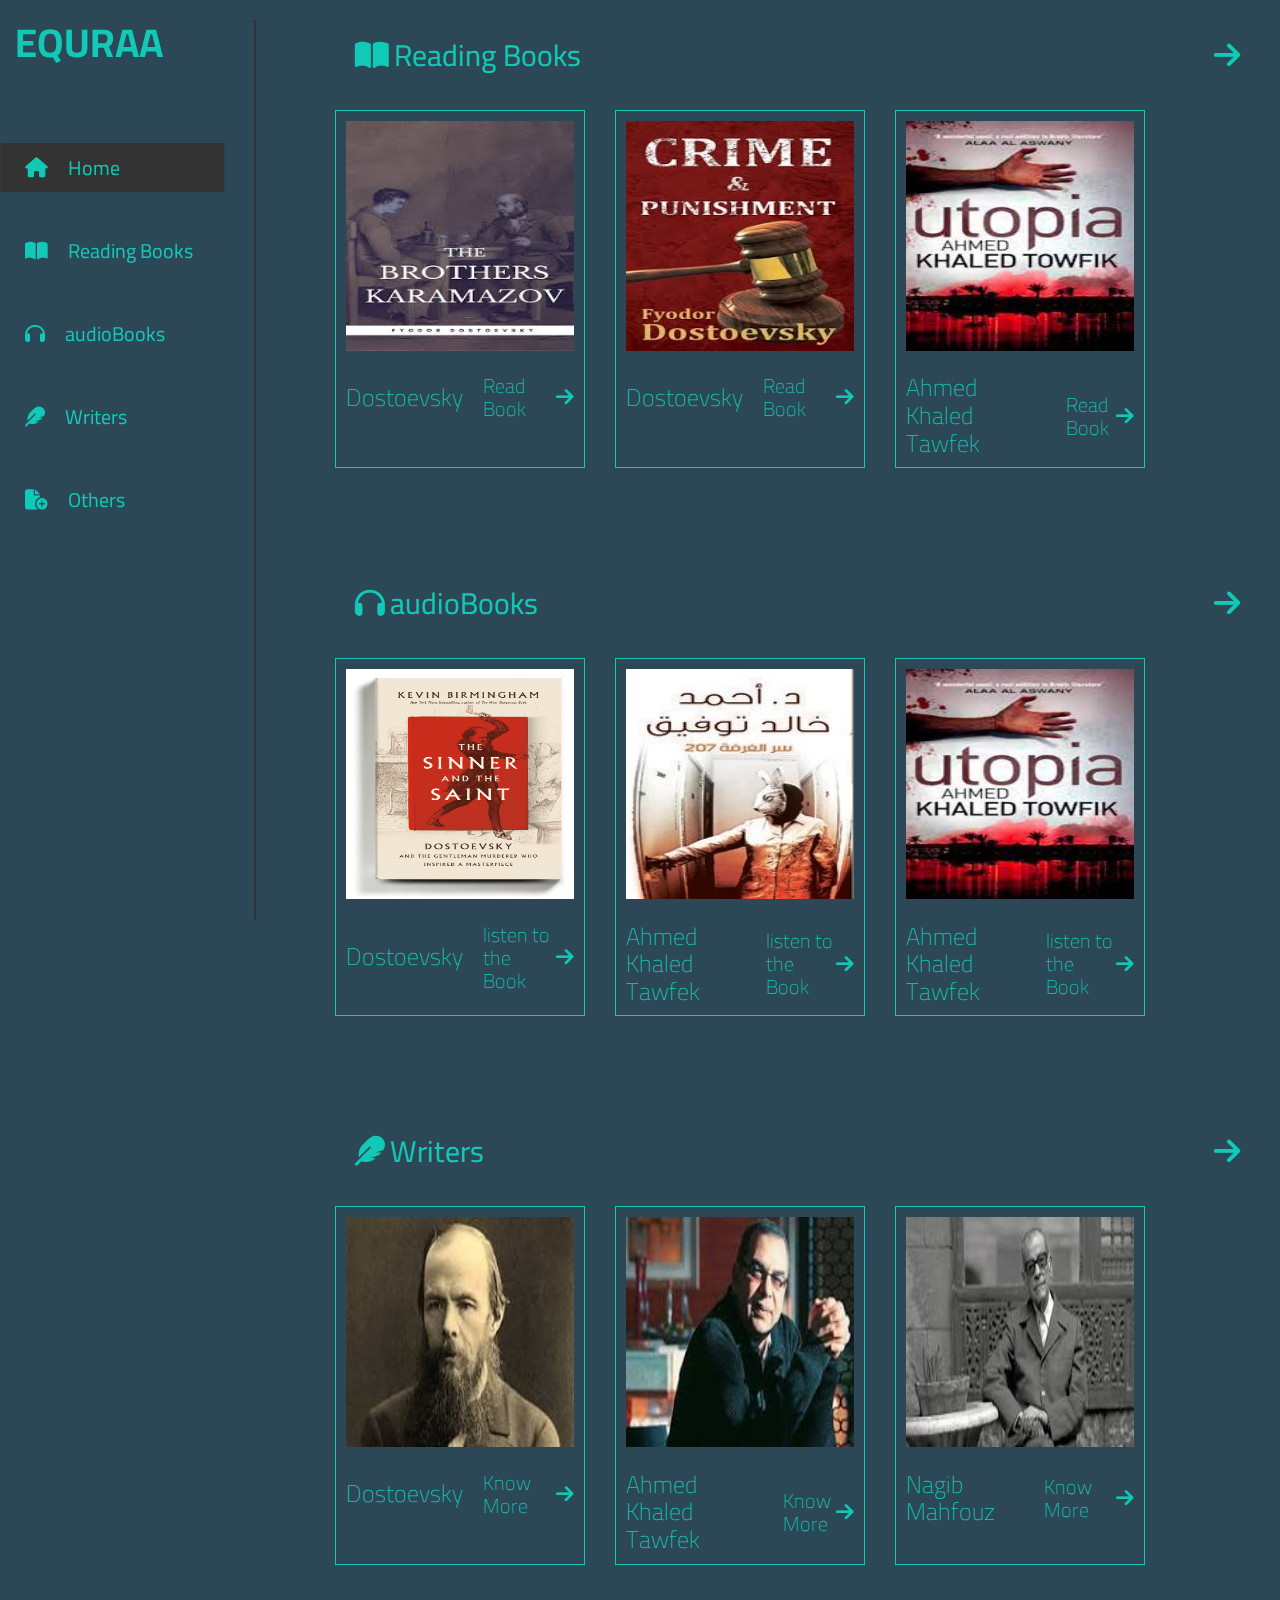
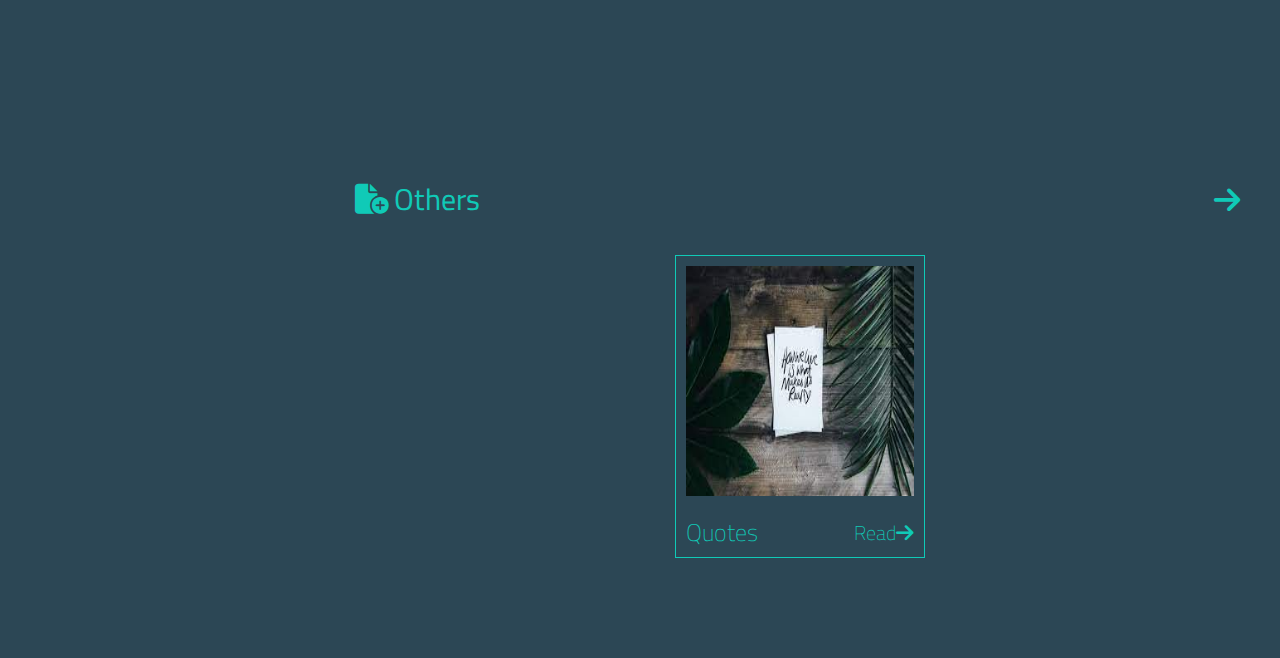
<file: index.html>
<!DOCTYPE html>
<html lang="en">
<head>
      <meta charset="UTF-8">
      <meta http-equiv="X-UA-Compatible" content="IE=edge">
      <meta name="viewport" content="width=device-width, initial-scale=1.0">
      <link rel="stylesheet" href="https://cdnjs.cloudflare.com/ajax/libs/font-awesome/6.2.1/css/all.min.css">
      <meta content="images/icon.jpeg" itemprop="image">
      <link rel="stylesheet" href="css/normalize.css">
      <link rel="stylesheet" href="css/all.min.css">
      <link rel="stylesheet" href="css/style.css">
      <title>EQURAA</title>
</head>
<body>
      <header>
            <div class="container">
                  <a href="#" class="logo">EQURAA</a>
                  <div class="links">
                        <a href="#" class="icon"><i class="fa-solid fa-bars"></i></a>
                        <ul>
                              <li><a href="index.html" target="_blank"><i class="fa-solid fa-house"></i>Home</a></li>
                              <li><a href="Reading.html" target="_blank"><i class="fa-solid fa-book-open"></i>Reading Books</a></li>
                              <li><a href="Audio.html" target="_blank"><i class="fa-solid fa-headphones"></i>audioBooks</a></li>
                              <li><a href="writers.html" target="_blank"><i class="fa-solid fa-feather"></i>Writers</a></li>
                              <li><a href="quote.html" target="_blank"><i class="fa-solid fa-file-circle-plus"></i>Others</a></li>
                        </ul>
                  </div>
            </div>
      </header>
      <section class="main">
            <div class="container">
                  <div class="Reading">
                        <div class="main-heading">
                              <a href="Reading.html" target="_blank"><i class="fa-solid fa-book-open"></i>Reading Books</a>
                              <a href="Reading.html" target="_blank"><i class="fa-solid fa-arrow-right"></i></a>
                        </div>
                        <div class="content">
                              <div class="book">
                                    <img src="images/book1.jpeg" alt="book">
                                    <div class="info">
                                          <h1>Dostoevsky</h1>
                                          <a href="Reading.html" target="_blank">Read Book<i class="fa-solid fa-arrow-right"></i></a>
                                    </div>
                              </div>
                              <div class="book">
                                    <img src="images/book2.jpeg" alt="book">
                                    <div class="info">
                                          <h1>Dostoevsky</h1>
                                          <a href="Reading.html" target="_blank">Read Book<i class="fa-solid fa-arrow-right"></i></a>
                                    </div>
                              </div>
                              <div class="book">
                                    <img src="images/book3.jpeg" alt="book">
                                    <div class="info">
                                          <h1>Ahmed Khaled Tawfek</h1>
                                          <a href="Reading.html" target="_blank">Read Book<i class="fa-solid fa-arrow-right"></i></a>
                                    </div>
                              </div>
                        </div>
                  </div>
                  <div class=" Reading Listining">
                        <div class="main-heading">
                              <a href="Audio.html" target="_blank"><i class="fa-solid fa-headphones"></i>audioBooks</a>
                              <a href="Audio.html" target="_blank"><i class="fa-solid fa-arrow-right"></i></a>
                        </div>
                        <div class="content">
                              <div class="book">
                                    <img src="images/book4.png" alt="book">
                                    <div class="info">
                                          <h1>Dostoevsky</h1>
                                          <a href="Audio.html" target="_blank">listen to the Book<i class="fa-solid fa-arrow-right"></i></a>
                                    </div>
                              </div>
                              <div class="book">
                                    <img src="images/book5.webp" alt="book">
                                    <div class="info">
                                          <h1>Ahmed Khaled Tawfek</h1>
                                          <a href="Audio.html" target="_blank">listen to the Book<i class="fa-solid fa-arrow-right"></i></a>
                                    </div>
                              </div>
                              <div class="book">
                                    <img src="images/book3.jpeg" alt="book">
                                    <div class="info">
                                          <h1>Ahmed Khaled Tawfek</h1>
                                          <a href="Audio.html" target="_blank">listen to the Book<i class="fa-solid fa-arrow-right"></i></a>
                                    </div>
                              </div>
                        </div>
                  </div>
                  <div class="Reading Writers">
                        <div class="main-heading">
                              <a href="writers.html" target="_blank"><i class="fa-solid fa-feather"></i>Writers</a>
                              <a href="writers.html" target="_blank"><i class="fa-solid fa-arrow-right"></i></a>
                        </div>
                        <div class="content">
                              <div class="book">
                                    <img src="images/writer1.jpeg" alt="book">
                                    <div class="info">
                                          <h1>Dostoevsky</h1>
                                          <a href="writers.html" target="_blank">Know More<i class="fa-solid fa-arrow-right"></i></a>
                                    </div>
                              </div>
                              <div class="book">
                                    <img src="images/writer2.jpeg" alt="book">
                                    <div class="info">
                                          <h1>Ahmed Khaled Tawfek</h1>
                                          <a href="writers.html" target="_blank">Know More<i class="fa-solid fa-arrow-right"></i></a>
                                    </div>
                              </div>
                              <div class="book">
                                    <img src="images/writer3.jpeg" alt="book">
                                    <div class="info">
                                          <h1>Nagib Mahfouz</h1>
                                          <a href="writers.html" target="_blank">Know More<i class="fa-solid fa-arrow-right"></i></a>
                                    </div>
                              </div>
                        </div>
                  </div>
                  <div class="others Reading">
                        <div class="main-heading">
                              <a href="quote.html" target="_blank"><i class="fa-solid fa-file-circle-plus"></i>Others</a>
                              <a href="quote.html" target="_blank"><i class="fa-solid fa-arrow-right"></i></a>
                        </div>
                        <div class="content">
                              <div class="book">
                                    <img src="images/other1.jpeg" alt="book">
                                    <div class="info">
                                          <h1>Quotes</h1>
                                          <a href="quote.html" target="_blank">Read<i class="fa-solid fa-arrow-right"></i></a>
                                    </div>
                              </div>
                        </div>
                  </div>
            </div>
      </section>
</body>
</html>
</file>
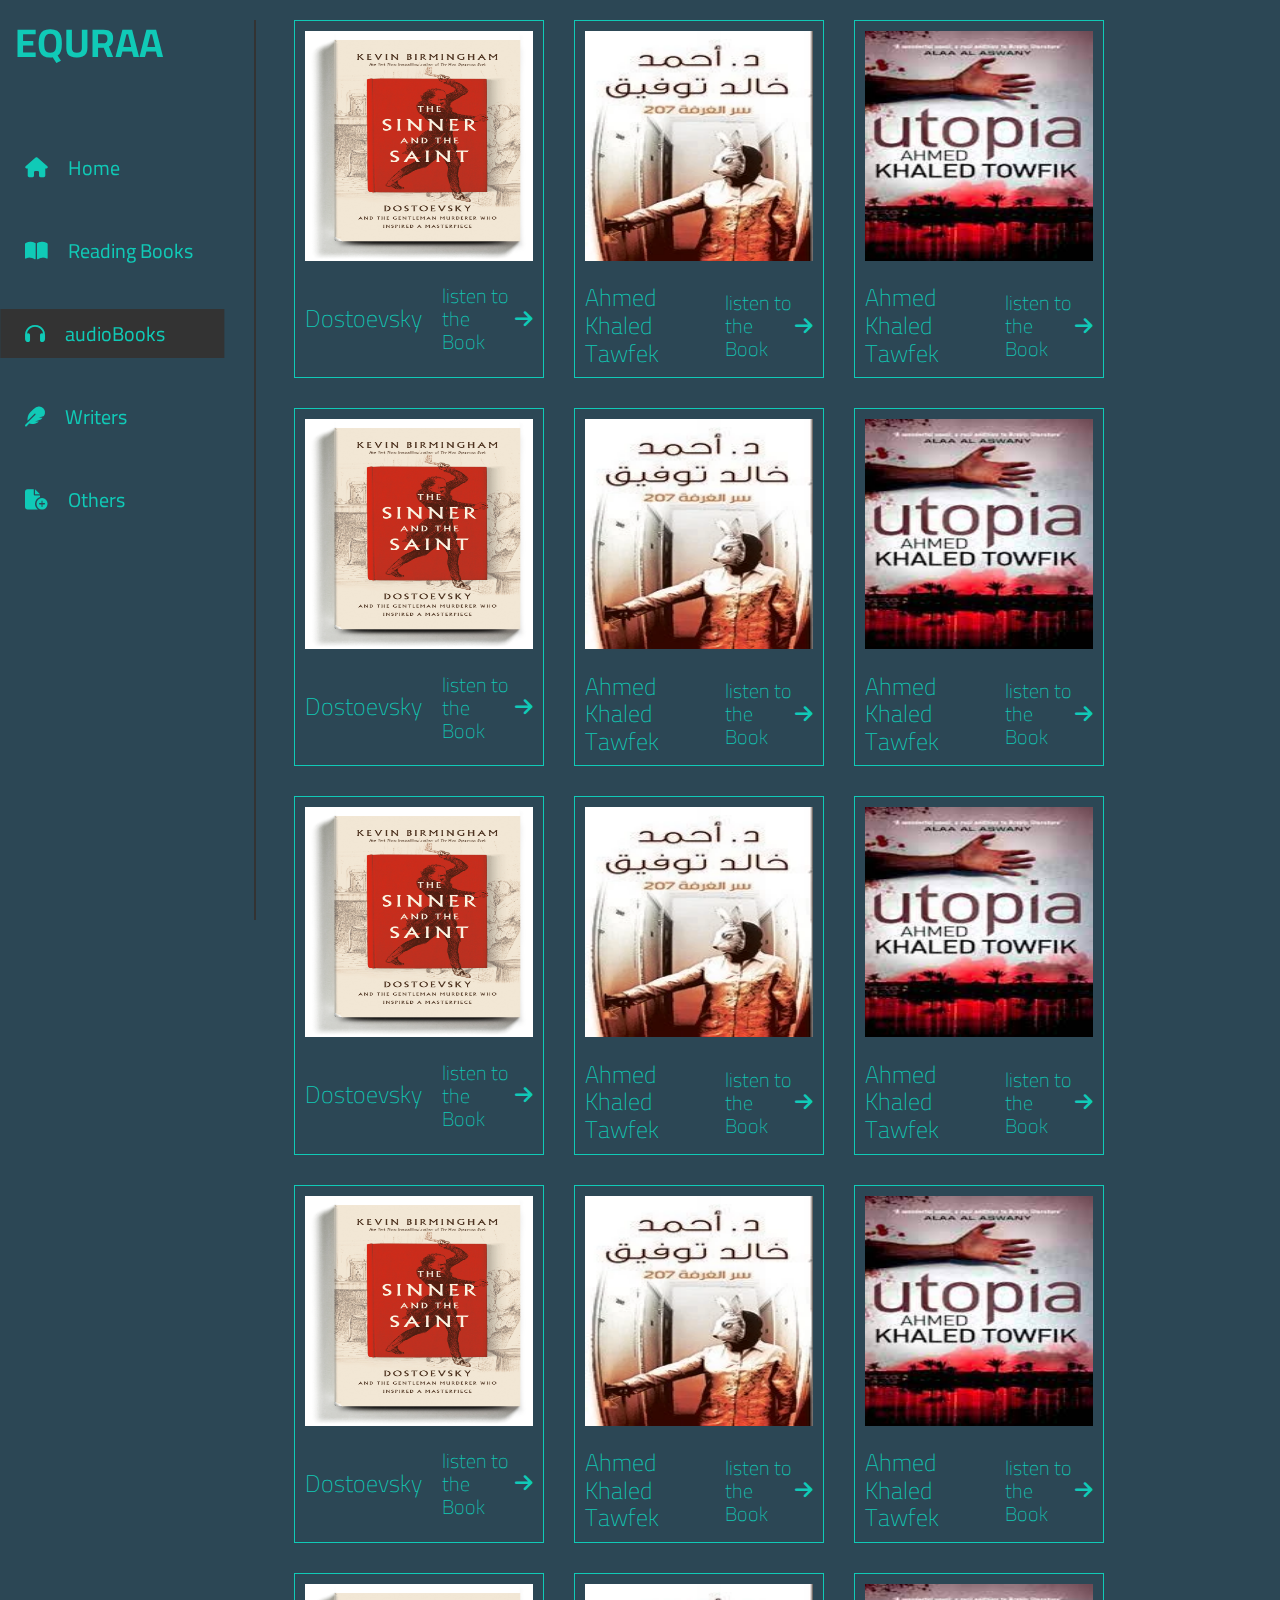
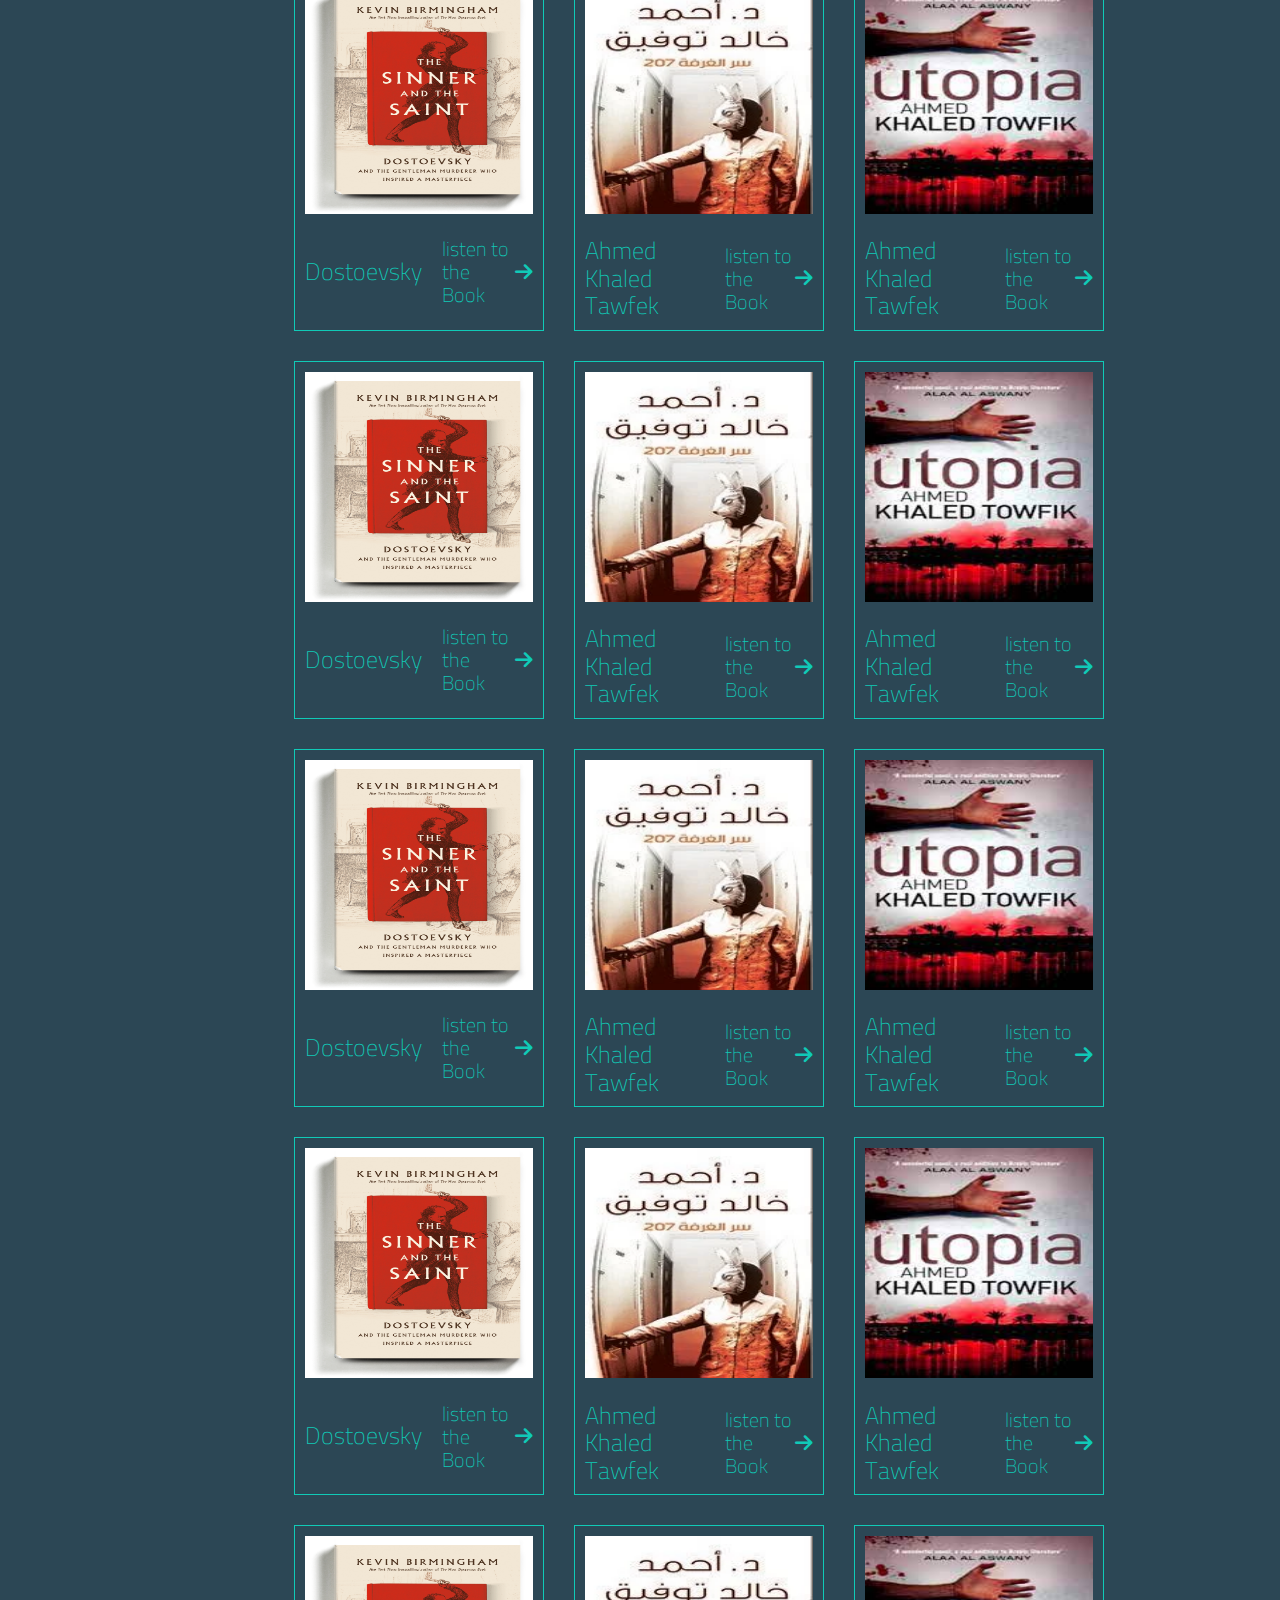
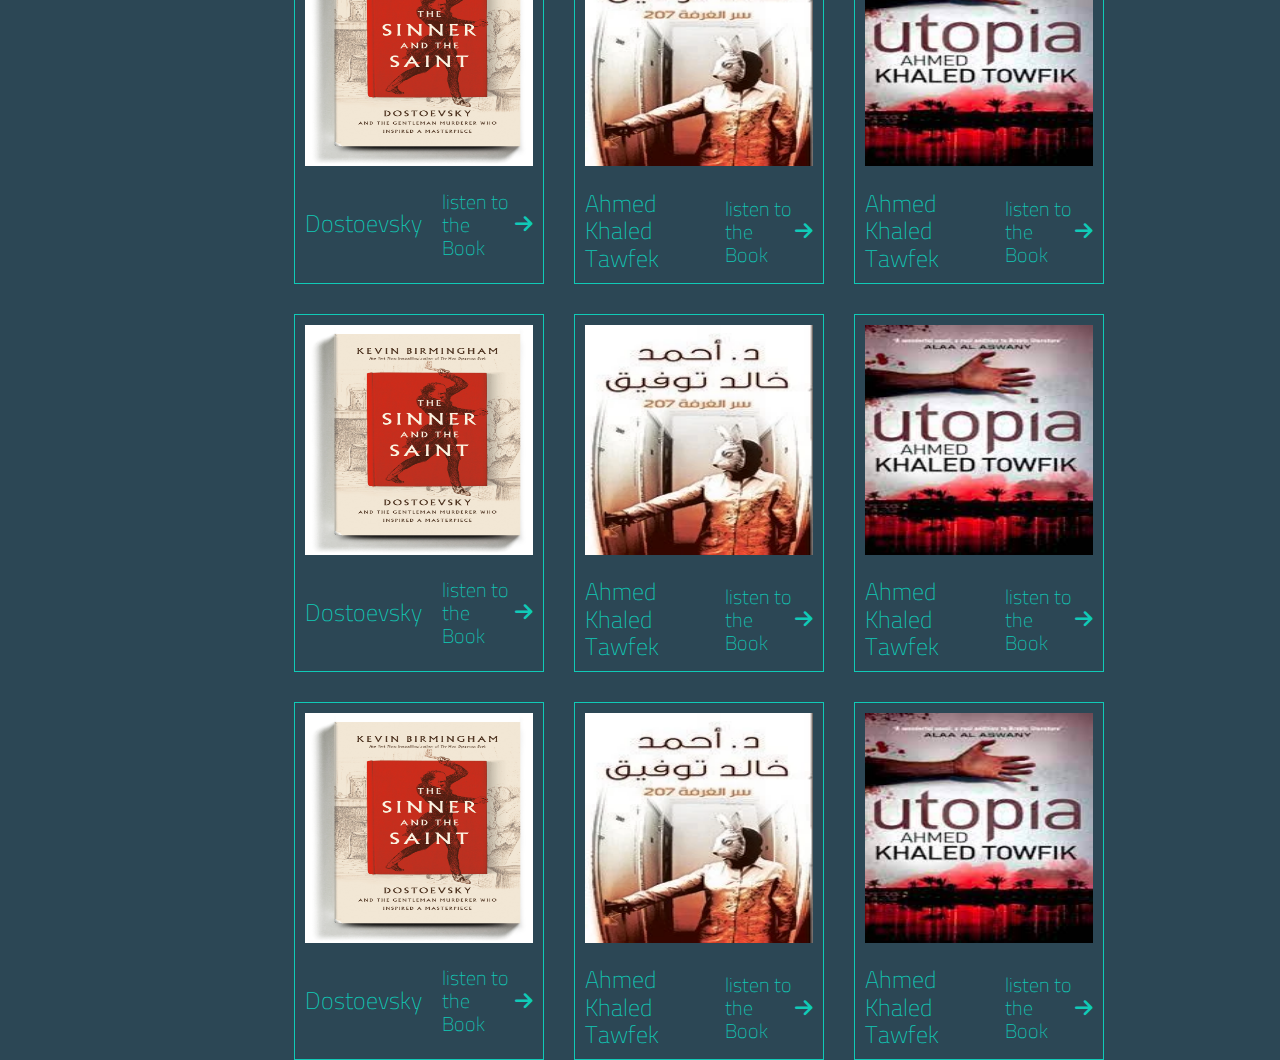
<file: Audio.html>
<!DOCTYPE html>
<html lang="en">
<head>
      <meta charset="UTF-8">
      <meta http-equiv="X-UA-Compatible" content="IE=edge">
      <meta name="viewport" content="width=device-width, initial-scale=1.0">
      <link rel="stylesheet" href="css/all.min.css">
      <link rel="stylesheet" href="css/normalize.css">
      <link rel="stylesheet" href="css/Reading.css">
      <link rel="stylesheet" href="css/audio.css">
      <title>Audio Books</title>
</head>
<body>
      <header>
            <div class="container">
                  <a href="#" class="logo">EQURAA</a>
                  <div class="links">
                        <a href="#" class="icon"><i class="fa-solid fa-bars"></i></a>
                        <ul>
                              <li><a href="index.html" target="_blank"><i class="fa-solid fa-house"></i>Home</a></li>
                              <li><a href="Reading.html" target="_blank"><i class="fa-solid fa-book-open"></i>Reading Books</a></li>
                              <li><a href="Audio.html" target="_blank"><i class="fa-solid fa-headphones"></i>audioBooks</a></li>
                              <li><a href="writers.html" target="_blank"><i class="fa-solid fa-feather"></i>Writers</a></li>
                              <li><a href="quote.html" target="_blank"><i class="fa-solid fa-file-circle-plus"></i>Others</a></li>
                        </ul>
                  </div>
            </div>
      </header>
      <div class="content">
            <div class="book">
                  <img src="images/book4.png" alt="book">
                  <div class="info">
                        <h1>Dostoevsky</h1>
                        <a href="#" target="_blank">listen to the Book<i class="fa-solid fa-arrow-right"></i></a>
                  </div>
            </div>
            <div class="book">
                  <img src="images/book5.webp" alt="book">
                  <div class="info">
                        <h1>Ahmed Khaled Tawfek</h1>
                        <a href="#" target="_blank">listen to the Book<i class="fa-solid fa-arrow-right"></i></a>
                  </div>
            </div>
            <div class="book">
                  <img src="images/book3.jpeg" alt="book">
                  <div class="info">
                        <h1>Ahmed Khaled Tawfek</h1>
                        <a href="#" target="_blank">listen to the Book<i class="fa-solid fa-arrow-right"></i></a>
                  </div>
            </div>
            <div class="book">
                  <img src="images/book4.png" alt="book">
                  <div class="info">
                        <h1>Dostoevsky</h1>
                        <a href="#" target="_blank">listen to the Book<i class="fa-solid fa-arrow-right"></i></a>
                  </div>
            </div>
            <div class="book">
                  <img src="images/book5.webp" alt="book">
                  <div class="info">
                        <h1>Ahmed Khaled Tawfek</h1>
                        <a href="#" target="_blank">listen to the Book<i class="fa-solid fa-arrow-right"></i></a>
                  </div>
            </div>
            <div class="book">
                  <img src="images/book3.jpeg" alt="book">
                  <div class="info">
                        <h1>Ahmed Khaled Tawfek</h1>
                        <a href="#" target="_blank">listen to the Book<i class="fa-solid fa-arrow-right"></i></a>
                  </div>
            </div>
            <div class="book">
                  <img src="images/book4.png" alt="book">
                  <div class="info">
                        <h1>Dostoevsky</h1>
                        <a href="#" target="_blank">listen to the Book<i class="fa-solid fa-arrow-right"></i></a>
                  </div>
            </div>
            <div class="book">
                  <img src="images/book5.webp" alt="book">
                  <div class="info">
                        <h1>Ahmed Khaled Tawfek</h1>
                        <a href="#" target="_blank">listen to the Book<i class="fa-solid fa-arrow-right"></i></a>
                  </div>
            </div>
            <div class="book">
                  <img src="images/book3.jpeg" alt="book">
                  <div class="info">
                        <h1>Ahmed Khaled Tawfek</h1>
                        <a href="#" target="_blank">listen to the Book<i class="fa-solid fa-arrow-right"></i></a>
                  </div>
            </div>
            <div class="book">
                  <img src="images/book4.png" alt="book">
                  <div class="info">
                        <h1>Dostoevsky</h1>
                        <a href="#" target="_blank">listen to the Book<i class="fa-solid fa-arrow-right"></i></a>
                  </div>
            </div>
            <div class="book">
                  <img src="images/book5.webp" alt="book">
                  <div class="info">
                        <h1>Ahmed Khaled Tawfek</h1>
                        <a href="#" target="_blank">listen to the Book<i class="fa-solid fa-arrow-right"></i></a>
                  </div>
            </div>
            <div class="book">
                  <img src="images/book3.jpeg" alt="book">
                  <div class="info">
                        <h1>Ahmed Khaled Tawfek</h1>
                        <a href="#" target="_blank">listen to the Book<i class="fa-solid fa-arrow-right"></i></a>
                  </div>
            </div>
            <div class="book">
                  <img src="images/book4.png" alt="book">
                  <div class="info">
                        <h1>Dostoevsky</h1>
                        <a href="#" target="_blank">listen to the Book<i class="fa-solid fa-arrow-right"></i></a>
                  </div>
            </div>
            <div class="book">
                  <img src="images/book5.webp" alt="book">
                  <div class="info">
                        <h1>Ahmed Khaled Tawfek</h1>
                        <a href="#" target="_blank">listen to the Book<i class="fa-solid fa-arrow-right"></i></a>
                  </div>
            </div>
            <div class="book">
                  <img src="images/book3.jpeg" alt="book">
                  <div class="info">
                        <h1>Ahmed Khaled Tawfek</h1>
                        <a href="#" target="_blank">listen to the Book<i class="fa-solid fa-arrow-right"></i></a>
                  </div>
            </div>
            <div class="book">
                  <img src="images/book4.png" alt="book">
                  <div class="info">
                        <h1>Dostoevsky</h1>
                        <a href="#" target="_blank">listen to the Book<i class="fa-solid fa-arrow-right"></i></a>
                  </div>
            </div>
            <div class="book">
                  <img src="images/book5.webp" alt="book">
                  <div class="info">
                        <h1>Ahmed Khaled Tawfek</h1>
                        <a href="#" target="_blank">listen to the Book<i class="fa-solid fa-arrow-right"></i></a>
                  </div>
            </div>
            <div class="book">
                  <img src="images/book3.jpeg" alt="book">
                  <div class="info">
                        <h1>Ahmed Khaled Tawfek</h1>
                        <a href="#" target="_blank">listen to the Book<i class="fa-solid fa-arrow-right"></i></a>
                  </div>
            </div>
            <div class="book">
                  <img src="images/book4.png" alt="book">
                  <div class="info">
                        <h1>Dostoevsky</h1>
                        <a href="#" target="_blank">listen to the Book<i class="fa-solid fa-arrow-right"></i></a>
                  </div>
            </div>
            <div class="book">
                  <img src="images/book5.webp" alt="book">
                  <div class="info">
                        <h1>Ahmed Khaled Tawfek</h1>
                        <a href="#" target="_blank">listen to the Book<i class="fa-solid fa-arrow-right"></i></a>
                  </div>
            </div>
            <div class="book">
                  <img src="images/book3.jpeg" alt="book">
                  <div class="info">
                        <h1>Ahmed Khaled Tawfek</h1>
                        <a href="#" target="_blank">listen to the Book<i class="fa-solid fa-arrow-right"></i></a>
                  </div>
            </div>
            <div class="book">
                  <img src="images/book4.png" alt="book">
                  <div class="info">
                        <h1>Dostoevsky</h1>
                        <a href="#" target="_blank">listen to the Book<i class="fa-solid fa-arrow-right"></i></a>
                  </div>
            </div>
            <div class="book">
                  <img src="images/book5.webp" alt="book">
                  <div class="info">
                        <h1>Ahmed Khaled Tawfek</h1>
                        <a href="#" target="_blank">listen to the Book<i class="fa-solid fa-arrow-right"></i></a>
                  </div>
            </div>
            <div class="book">
                  <img src="images/book3.jpeg" alt="book">
                  <div class="info">
                        <h1>Ahmed Khaled Tawfek</h1>
                        <a href="#" target="_blank">listen to the Book<i class="fa-solid fa-arrow-right"></i></a>
                  </div>
            </div>
            <div class="book">
                  <img src="images/book4.png" alt="book">
                  <div class="info">
                        <h1>Dostoevsky</h1>
                        <a href="#" target="_blank">listen to the Book<i class="fa-solid fa-arrow-right"></i></a>
                  </div>
            </div>
            <div class="book">
                  <img src="images/book5.webp" alt="book">
                  <div class="info">
                        <h1>Ahmed Khaled Tawfek</h1>
                        <a href="#" target="_blank">listen to the Book<i class="fa-solid fa-arrow-right"></i></a>
                  </div>
            </div>
            <div class="book">
                  <img src="images/book3.jpeg" alt="book">
                  <div class="info">
                        <h1>Ahmed Khaled Tawfek</h1>
                        <a href="#" target="_blank">listen to the Book<i class="fa-solid fa-arrow-right"></i></a>
                  </div>
            </div>
            <div class="book">
                  <img src="images/book4.png" alt="book">
                  <div class="info">
                        <h1>Dostoevsky</h1>
                        <a href="#" target="_blank">listen to the Book<i class="fa-solid fa-arrow-right"></i></a>
                  </div>
            </div>
            <div class="book">
                  <img src="images/book5.webp" alt="book">
                  <div class="info">
                        <h1>Ahmed Khaled Tawfek</h1>
                        <a href="#" target="_blank">listen to the Book<i class="fa-solid fa-arrow-right"></i></a>
                  </div>
            </div>
            <div class="book">
                  <img src="images/book3.jpeg" alt="book">
                  <div class="info">
                        <h1>Ahmed Khaled Tawfek</h1>
                        <a href="#" target="_blank">listen to the Book<i class="fa-solid fa-arrow-right"></i></a>
                  </div>
            </div>
            <div class="book">
                  <img src="images/book4.png" alt="book">
                  <div class="info">
                        <h1>Dostoevsky</h1>
                        <a href="#" target="_blank">listen to the Book<i class="fa-solid fa-arrow-right"></i></a>
                  </div>
            </div>
            <div class="book">
                  <img src="images/book5.webp" alt="book">
                  <div class="info">
                        <h1>Ahmed Khaled Tawfek</h1>
                        <a href="#" target="_blank">listen to the Book<i class="fa-solid fa-arrow-right"></i></a>
                  </div>
            </div>
            <div class="book">
                  <img src="images/book3.jpeg" alt="book">
                  <div class="info">
                        <h1>Ahmed Khaled Tawfek</h1>
                        <a href="#" target="_blank">listen to the Book<i class="fa-solid fa-arrow-right"></i></a>
                  </div>
            </div>
      </div>
</body>
</html>
</file>
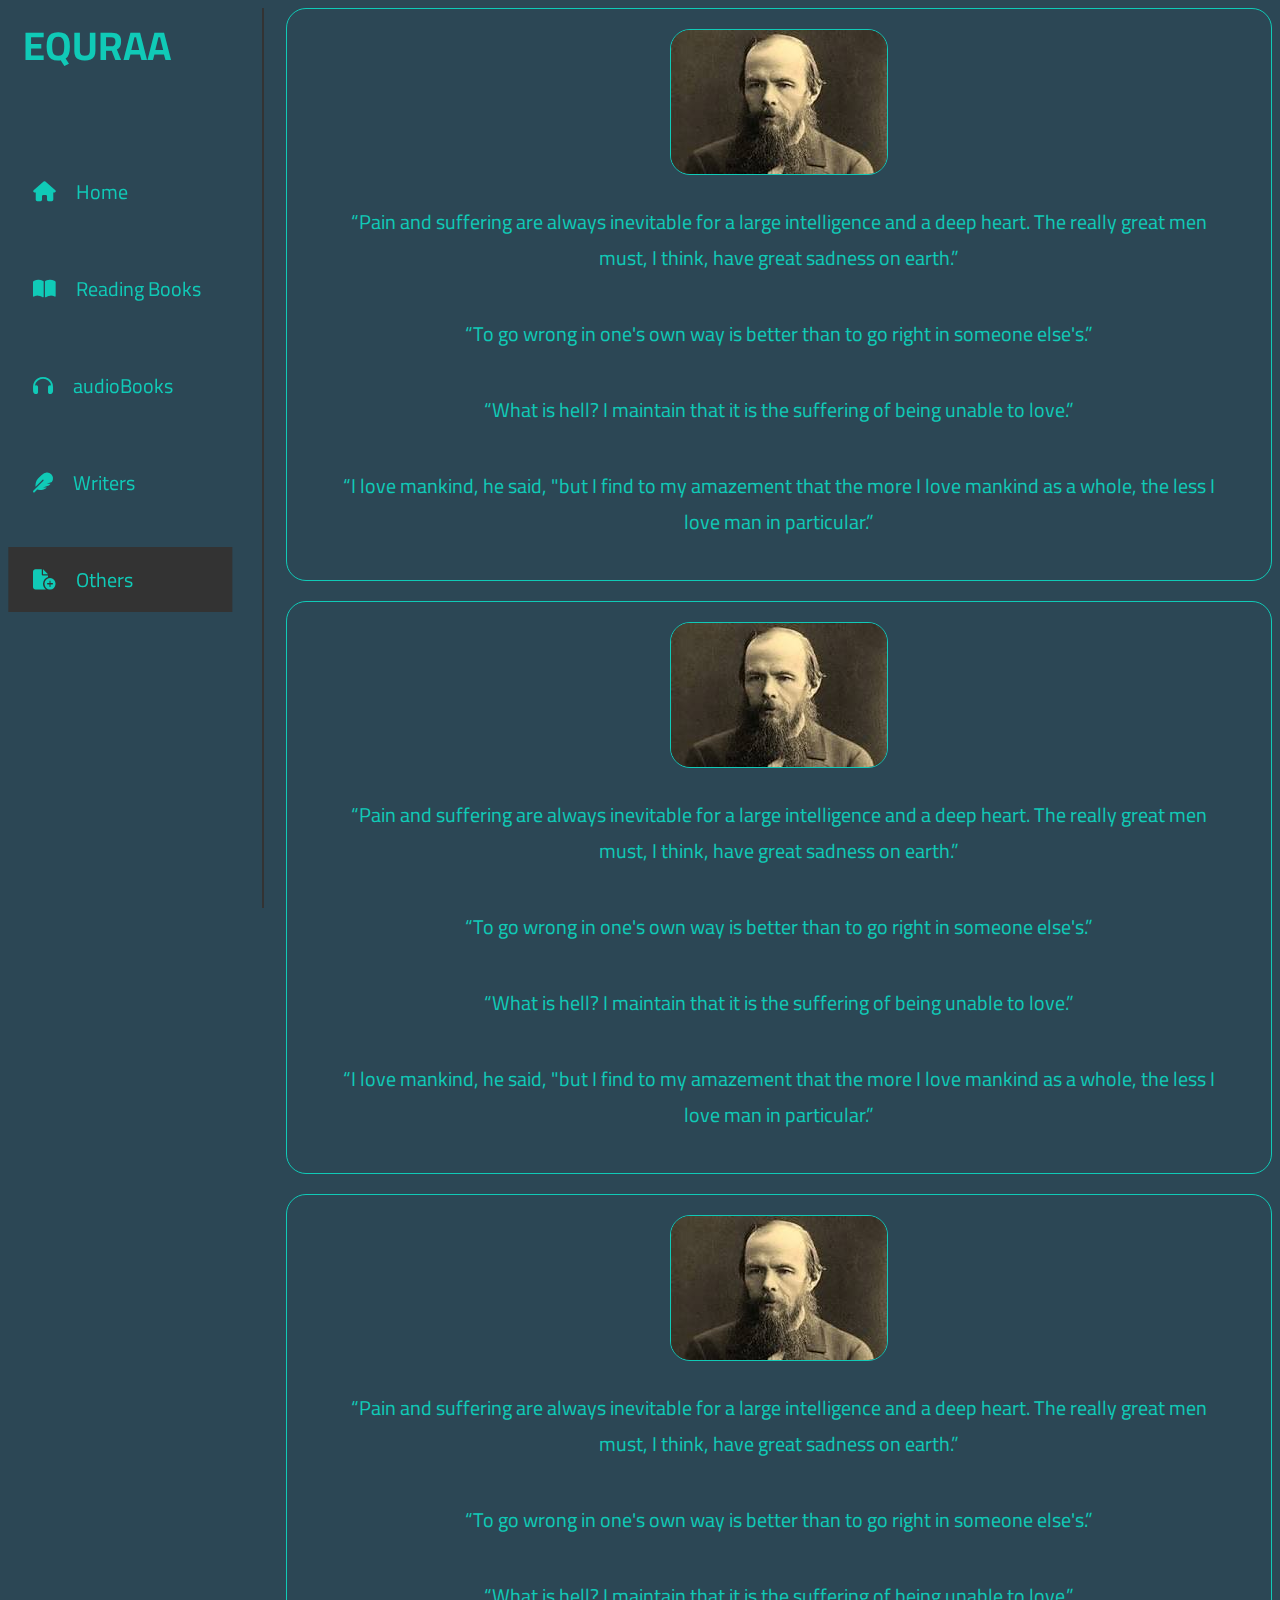
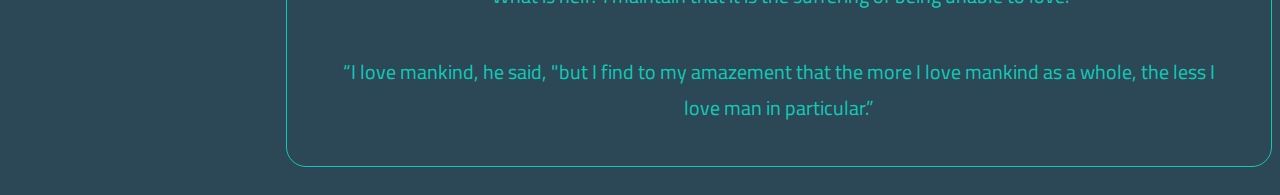
<file: quote.html>
<!DOCTYPE html>
<html lang="en">
<head>
      <meta charset="UTF-8">
      <meta http-equiv="X-UA-Compatible" content="IE=edge">
      <meta name="viewport" content="width=device-width, initial-scale=1.0">
      <link rel="stylesheet" href="css/all.min.css">
      <link rel="stylesheet" href="css/style.css">
      <link rel="stylesheet" href="css/quote.css">
      <title>Quotes</title>
</head>
<body>
      <header>
            <div class="container">
                  <a href="#" class="logo">EQURAA</a>
                  <div class="links">
                        <a href="#" class="icon"><i class="fa-solid fa-bars"></i></a>
                        <ul>
                              <li><a href="index.html" target="_blank"><i class="fa-solid fa-house"></i>Home</a></li>
                              <li><a href="Reading.html" target="_blank"><i class="fa-solid fa-book-open"></i>Reading Books</a></li>
                              <li><a href="Audio.html" target="_blank"><i class="fa-solid fa-headphones"></i>audioBooks</a></li>
                              <li><a href="writers.html" target="_blank"><i class="fa-solid fa-feather"></i>Writers</a></li>
                              <li><a href="quote.html" target="_blank"><i class="fa-solid fa-file-circle-plus"></i>Others</a></li>
                        </ul>
                  </div>
            </div>
      </header>
      <div class="content">
            <div class="quote">
                  <img src="images/writer1.jpeg" alt="">
                  <div class="text">
                        <q>Pain and suffering are always inevitable for a large intelligence and a deep heart. The really great men must, I think, have great sadness on earth.</q>
                        <q>To go wrong in one's own way is better than to go right in someone else's.</q>
                        <q>What is hell? I maintain that it is the suffering of being unable to love.</q>
                        <q>I love mankind, he said, "but I find to my amazement that the more I love mankind as a whole, the less I love man in particular.</q>
                  </div>
            </div>
            <div class="quote">
                  <img src="images/writer1.jpeg" alt="">
                  <div class="text">
                        <q>Pain and suffering are always inevitable for a large intelligence and a deep heart. The really great men must, I think, have great sadness on earth.</q>
                        <q>To go wrong in one's own way is better than to go right in someone else's.</q>
                        <q>What is hell? I maintain that it is the suffering of being unable to love.</q>
                        <q>I love mankind, he said, "but I find to my amazement that the more I love mankind as a whole, the less I love man in particular.</q>
                  </div>
            </div>
            <div class="quote">
                  <img src="images/writer1.jpeg" alt="">
                  <div class="text">
                        <q>Pain and suffering are always inevitable for a large intelligence and a deep heart. The really great men must, I think, have great sadness on earth.</q>
                        <q>To go wrong in one's own way is better than to go right in someone else's.</q>
                        <q>What is hell? I maintain that it is the suffering of being unable to love.</q>
                        <q>I love mankind, he said, "but I find to my amazement that the more I love mankind as a whole, the less I love man in particular.</q>
                  </div>
            </div>
      </div>
</body>
</html>
</file>
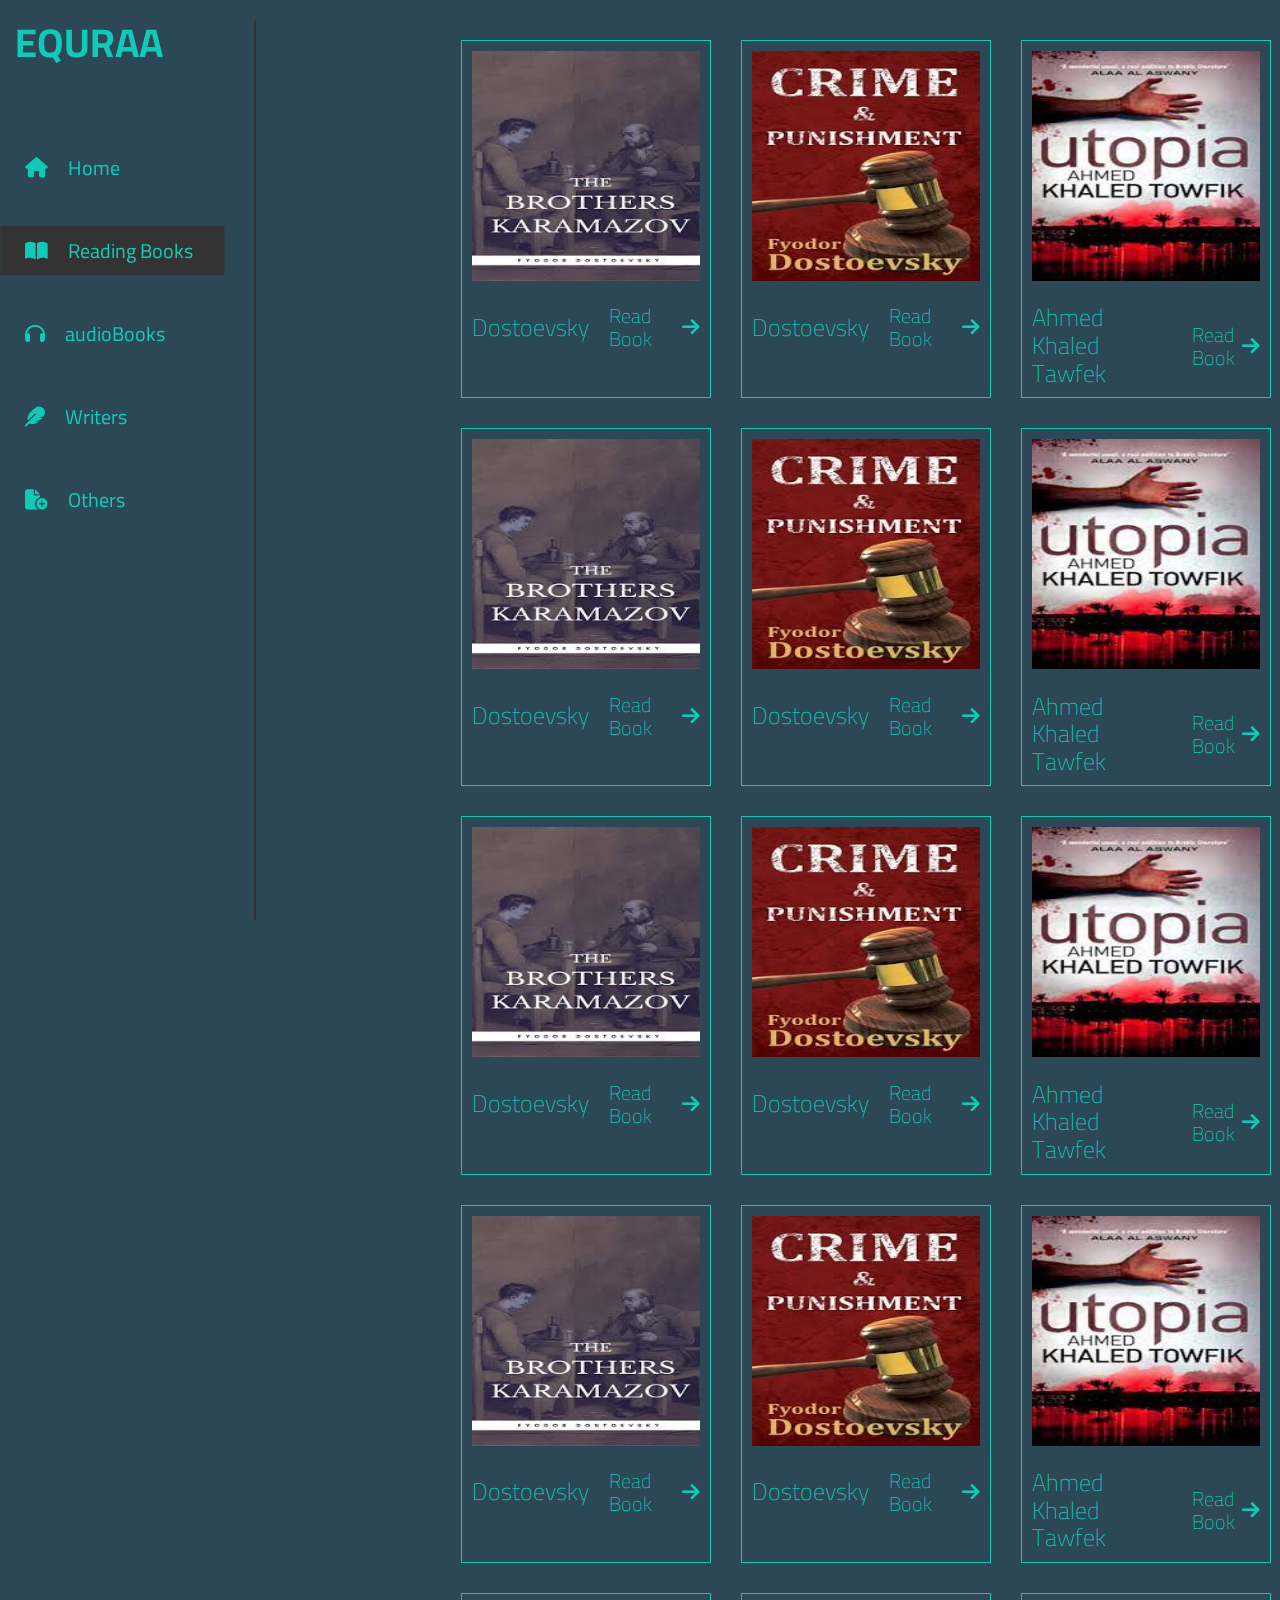
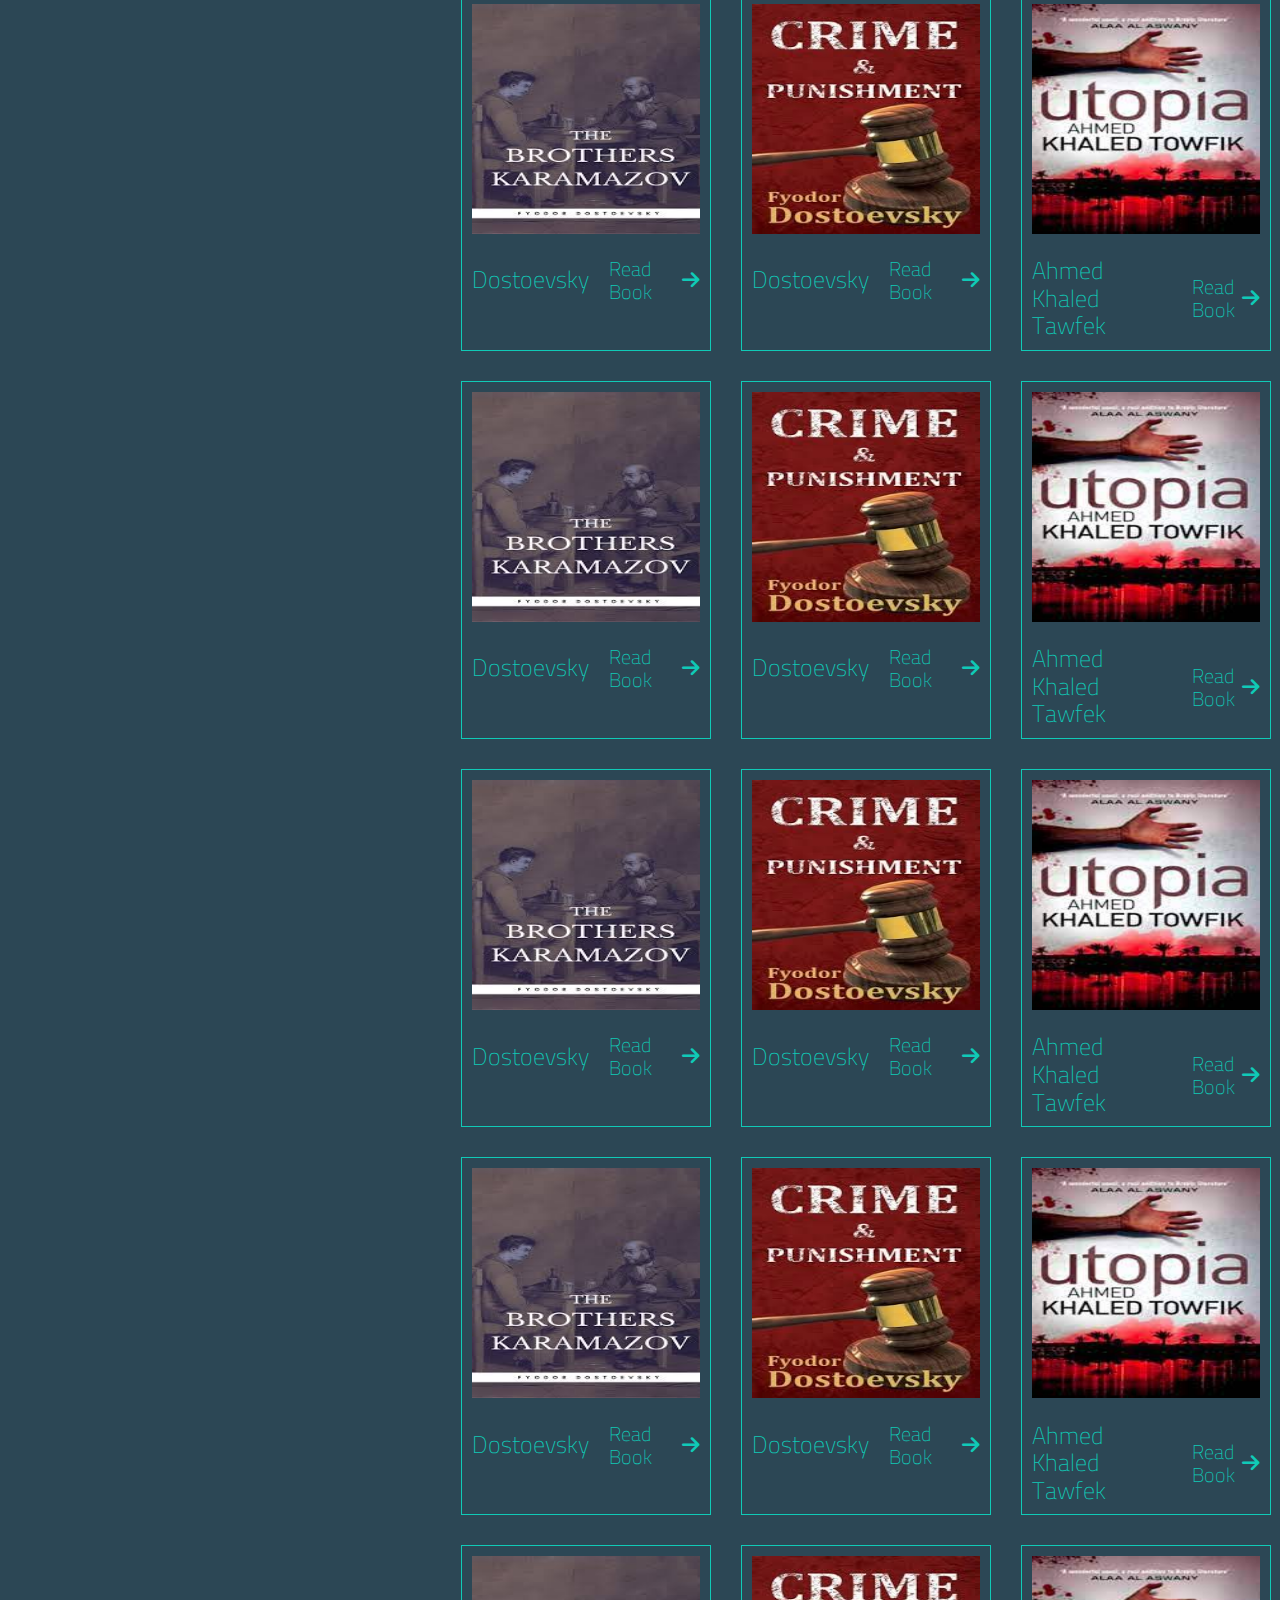
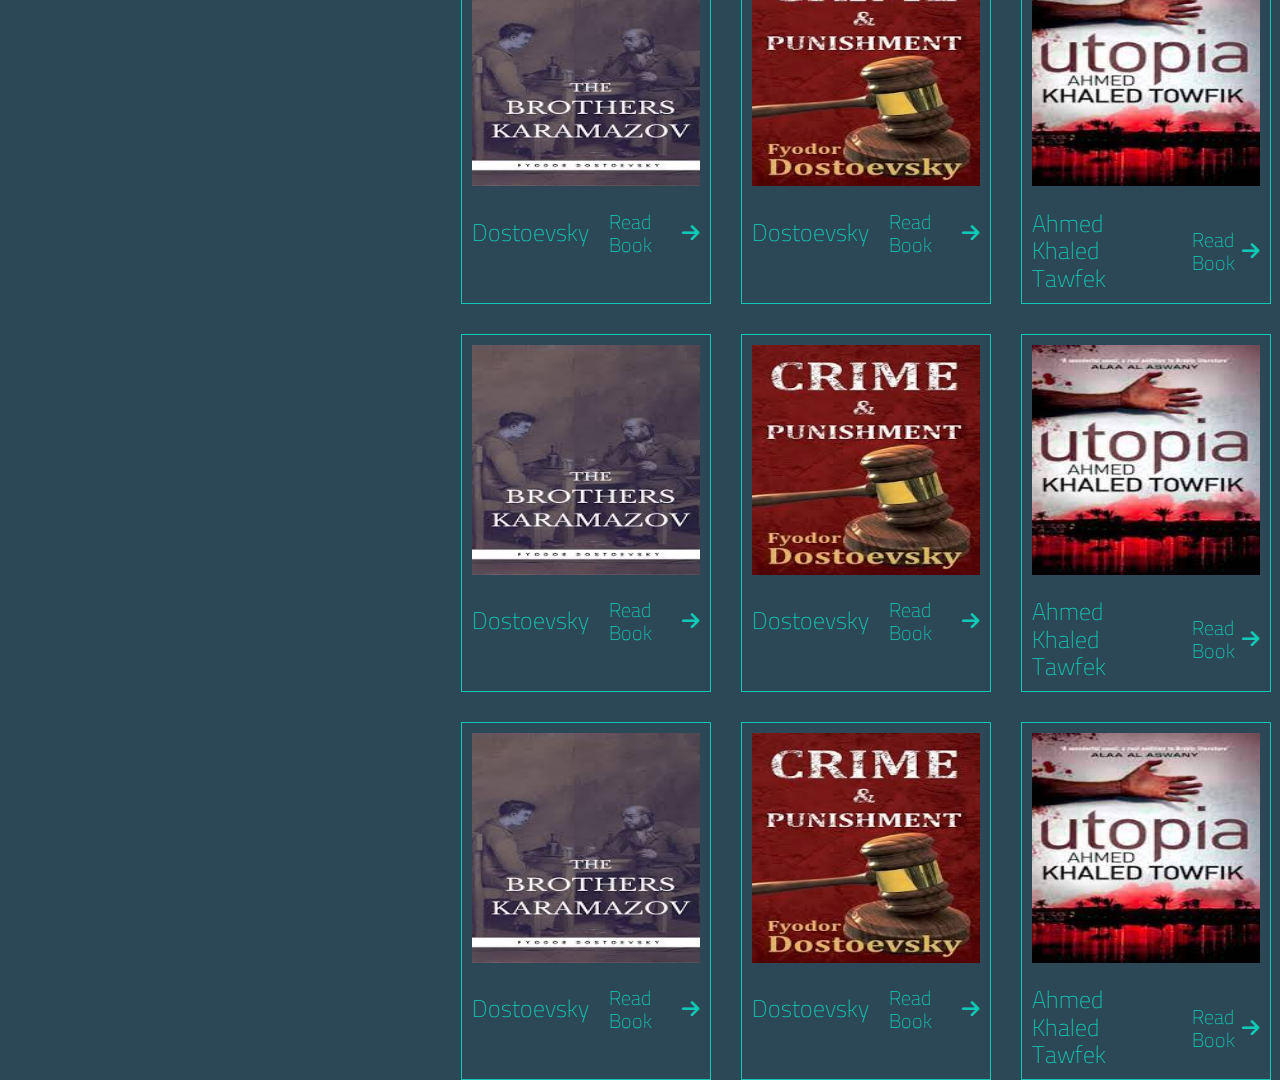
<file: Reading.html>
<!DOCTYPE html>
<html lang="en">
<head>
      <meta charset="UTF-8">
      <meta http-equiv="X-UA-Compatible" content="IE=edge">
      <meta name="viewport" content="width=, initial-scale=1.0">
      <link rel="stylesheet" href="https://cdnjs.cloudflare.com/ajax/libs/font-awesome/6.2.1/css/all.min.css">
      <link rel="stylesheet" href="css/all.min.css">
      <link rel="stylesheet" href="css/normalize.css">
      <link rel="stylesheet" href="css/Reading.css">
      <title>Reading Books</title>
</head>
<body>
      <header>
            <div class="container">
                  <a href="#" class="logo">EQURAA</a>
                  <div class="links">
                        <a href="#" class="icon"><i class="fa-solid fa-bars"></i></a>
                        <ul>
                              <li><a href="index.html" target="_blank"><i class="fa-solid fa-house"></i>Home</a></li>
                              <li><a href="Reading.html" target="_blank"><i class="fa-solid fa-book-open"></i>Reading Books</a></li>
                              <li><a href="Audio.html" target="_blank"><i class="fa-solid fa-headphones"></i>audioBooks</a></li>
                              <li><a href="writers.html" target="_blank"><i class="fa-solid fa-feather"></i>Writers</a></li>
                              <li><a href="quote.html" target="_blank"><i class="fa-solid fa-file-circle-plus"></i>Others</a></li>
                        </ul>
                  </div>
            </div>
      </header>
      <div class="read content">
            <div class="content">
                  <div class="book">
                        <img src="images/book1.jpeg" alt="book">
                        <div class="info">
                              <h1>Dostoevsky</h1>
                              <a href="#" target="_blank">Read Book<i class="fa-solid fa-arrow-right"></i></a>
                        </div>
                  </div>
                  <div class="book">
                        <img src="images/book2.jpeg" alt="book">
                        <div class="info">
                              <h1>Dostoevsky</h1>
                              <a href="#" target="_blank">Read Book<i class="fa-solid fa-arrow-right"></i></a>
                        </div>
                  </div>
                  <div class="book">
                        <img src="images/book3.jpeg" alt="book">
                        <div class="info">
                              <h1>Ahmed Khaled Tawfek</h1>
                              <a href="#" target="_blank">Read Book<i class="fa-solid fa-arrow-right"></i></a>
                        </div>
                  </div>
                  <div class="book">
                        <img src="images/book1.jpeg" alt="book">
                        <div class="info">
                              <h1>Dostoevsky</h1>
                              <a href="#" target="_blank">Read Book<i class="fa-solid fa-arrow-right"></i></a>
                        </div>
                  </div>
                  <div class="book">
                        <img src="images/book2.jpeg" alt="book">
                        <div class="info">
                              <h1>Dostoevsky</h1>
                              <a href="#" target="_blank">Read Book<i class="fa-solid fa-arrow-right"></i></a>
                        </div>
                  </div>
                  <div class="book">
                        <img src="images/book3.jpeg" alt="book">
                        <div class="info">
                              <h1>Ahmed Khaled Tawfek</h1>
                              <a href="#" target="_blank">Read Book<i class="fa-solid fa-arrow-right"></i></a>
                        </div>
                  </div>
                  <div class="book">
                        <img src="images/book1.jpeg" alt="book">
                        <div class="info">
                              <h1>Dostoevsky</h1>
                              <a href="#" target="_blank">Read Book<i class="fa-solid fa-arrow-right"></i></a>
                        </div>
                  </div>
                  <div class="book">
                        <img src="images/book2.jpeg" alt="book">
                        <div class="info">
                              <h1>Dostoevsky</h1>
                              <a href="#" target="_blank">Read Book<i class="fa-solid fa-arrow-right"></i></a>
                        </div>
                  </div>
                  <div class="book">
                        <img src="images/book3.jpeg" alt="book">
                        <div class="info">
                              <h1>Ahmed Khaled Tawfek</h1>
                              <a href="#" target="_blank">Read Book<i class="fa-solid fa-arrow-right"></i></a>
                        </div>
                  </div>
                  <div class="book">
                        <img src="images/book1.jpeg" alt="book">
                        <div class="info">
                              <h1>Dostoevsky</h1>
                              <a href="#" target="_blank">Read Book<i class="fa-solid fa-arrow-right"></i></a>
                        </div>
                  </div>
                  <div class="book">
                        <img src="images/book2.jpeg" alt="book">
                        <div class="info">
                              <h1>Dostoevsky</h1>
                              <a href="#" target="_blank">Read Book<i class="fa-solid fa-arrow-right"></i></a>
                        </div>
                  </div>
                  <div class="book">
                        <img src="images/book3.jpeg" alt="book">
                        <div class="info">
                              <h1>Ahmed Khaled Tawfek</h1>
                              <a href="#" target="_blank">Read Book<i class="fa-solid fa-arrow-right"></i></a>
                        </div>
                  </div>
                  <div class="book">
                        <img src="images/book1.jpeg" alt="book">
                        <div class="info">
                              <h1>Dostoevsky</h1>
                              <a href="#" target="_blank">Read Book<i class="fa-solid fa-arrow-right"></i></a>
                        </div>
                  </div>
                  <div class="book">
                        <img src="images/book2.jpeg" alt="book">
                        <div class="info">
                              <h1>Dostoevsky</h1>
                              <a href="#" target="_blank">Read Book<i class="fa-solid fa-arrow-right"></i></a>
                        </div>
                  </div>
                  <div class="book">
                        <img src="images/book3.jpeg" alt="book">
                        <div class="info">
                              <h1>Ahmed Khaled Tawfek</h1>
                              <a href="#" target="_blank">Read Book<i class="fa-solid fa-arrow-right"></i></a>
                        </div>
                  </div>
                  <div class="book">
                        <img src="images/book1.jpeg" alt="book">
                        <div class="info">
                              <h1>Dostoevsky</h1>
                              <a href="#" target="_blank">Read Book<i class="fa-solid fa-arrow-right"></i></a>
                        </div>
                  </div>
                  <div class="book">
                        <img src="images/book2.jpeg" alt="book">
                        <div class="info">
                              <h1>Dostoevsky</h1>
                              <a href="#" target="_blank">Read Book<i class="fa-solid fa-arrow-right"></i></a>
                        </div>
                  </div>
                  <div class="book">
                        <img src="images/book3.jpeg" alt="book">
                        <div class="info">
                              <h1>Ahmed Khaled Tawfek</h1>
                              <a href="#" target="_blank">Read Book<i class="fa-solid fa-arrow-right"></i></a>
                        </div>
                  </div>
                  <div class="book">
                        <img src="images/book1.jpeg" alt="book">
                        <div class="info">
                              <h1>Dostoevsky</h1>
                              <a href="#" target="_blank">Read Book<i class="fa-solid fa-arrow-right"></i></a>
                        </div>
                  </div>
                  <div class="book">
                        <img src="images/book2.jpeg" alt="book">
                        <div class="info">
                              <h1>Dostoevsky</h1>
                              <a href="#" target="_blank">Read Book<i class="fa-solid fa-arrow-right"></i></a>
                        </div>
                  </div>
                  <div class="book">
                        <img src="images/book3.jpeg" alt="book">
                        <div class="info">
                              <h1>Ahmed Khaled Tawfek</h1>
                              <a href="#" target="_blank">Read Book<i class="fa-solid fa-arrow-right"></i></a>
                        </div>
                  </div>
                  <div class="book">
                        <img src="images/book1.jpeg" alt="book">
                        <div class="info">
                              <h1>Dostoevsky</h1>
                              <a href="#" target="_blank">Read Book<i class="fa-solid fa-arrow-right"></i></a>
                        </div>
                  </div>
                  <div class="book">
                        <img src="images/book2.jpeg" alt="book">
                        <div class="info">
                              <h1>Dostoevsky</h1>
                              <a href="#" target="_blank">Read Book<i class="fa-solid fa-arrow-right"></i></a>
                        </div>
                  </div>
                  <div class="book">
                        <img src="images/book3.jpeg" alt="book">
                        <div class="info">
                              <h1>Ahmed Khaled Tawfek</h1>
                              <a href="#" target="_blank">Read Book<i class="fa-solid fa-arrow-right"></i></a>
                        </div>
                  </div>
                  <div class="book">
                        <img src="images/book1.jpeg" alt="book">
                        <div class="info">
                              <h1>Dostoevsky</h1>
                              <a href="#" target="_blank">Read Book<i class="fa-solid fa-arrow-right"></i></a>
                        </div>
                  </div>
                  <div class="book">
                        <img src="images/book2.jpeg" alt="book">
                        <div class="info">
                              <h1>Dostoevsky</h1>
                              <a href="#" target="_blank">Read Book<i class="fa-solid fa-arrow-right"></i></a>
                        </div>
                  </div>
                  <div class="book">
                        <img src="images/book3.jpeg" alt="book">
                        <div class="info">
                              <h1>Ahmed Khaled Tawfek</h1>
                              <a href="#" target="_blank">Read Book<i class="fa-solid fa-arrow-right"></i></a>
                        </div>
                  </div>
                  <div class="book">
                        <img src="images/book1.jpeg" alt="book">
                        <div class="info">
                              <h1>Dostoevsky</h1>
                              <a href="#" target="_blank">Read Book<i class="fa-solid fa-arrow-right"></i></a>
                        </div>
                  </div>
                  <div class="book">
                        <img src="images/book2.jpeg" alt="book">
                        <div class="info">
                              <h1>Dostoevsky</h1>
                              <a href="#" target="_blank">Read Book<i class="fa-solid fa-arrow-right"></i></a>
                        </div>
                  </div>
                  <div class="book">
                        <img src="images/book3.jpeg" alt="book">
                        <div class="info">
                              <h1>Ahmed Khaled Tawfek</h1>
                              <a href="#" target="_blank">Read Book<i class="fa-solid fa-arrow-right"></i></a>
                        </div>
                  </div>
                  <div class="book">
                        <img src="images/book1.jpeg" alt="book">
                        <div class="info">
                              <h1>Dostoevsky</h1>
                              <a href="#" target="_blank">Read Book<i class="fa-solid fa-arrow-right"></i></a>
                        </div>
                  </div>
                  <div class="book">
                        <img src="images/book2.jpeg" alt="book">
                        <div class="info">
                              <h1>Dostoevsky</h1>
                              <a href="#" target="_blank">Read Book<i class="fa-solid fa-arrow-right"></i></a>
                        </div>
                  </div>
                  <div class="book">
                        <img src="images/book3.jpeg" alt="book">
                        <div class="info">
                              <h1>Ahmed Khaled Tawfek</h1>
                              <a href="#" target="_blank">Read Book<i class="fa-solid fa-arrow-right"></i></a>
                        </div>
                  </div>
            </div>
      </div>
</body>
</html>
</file>
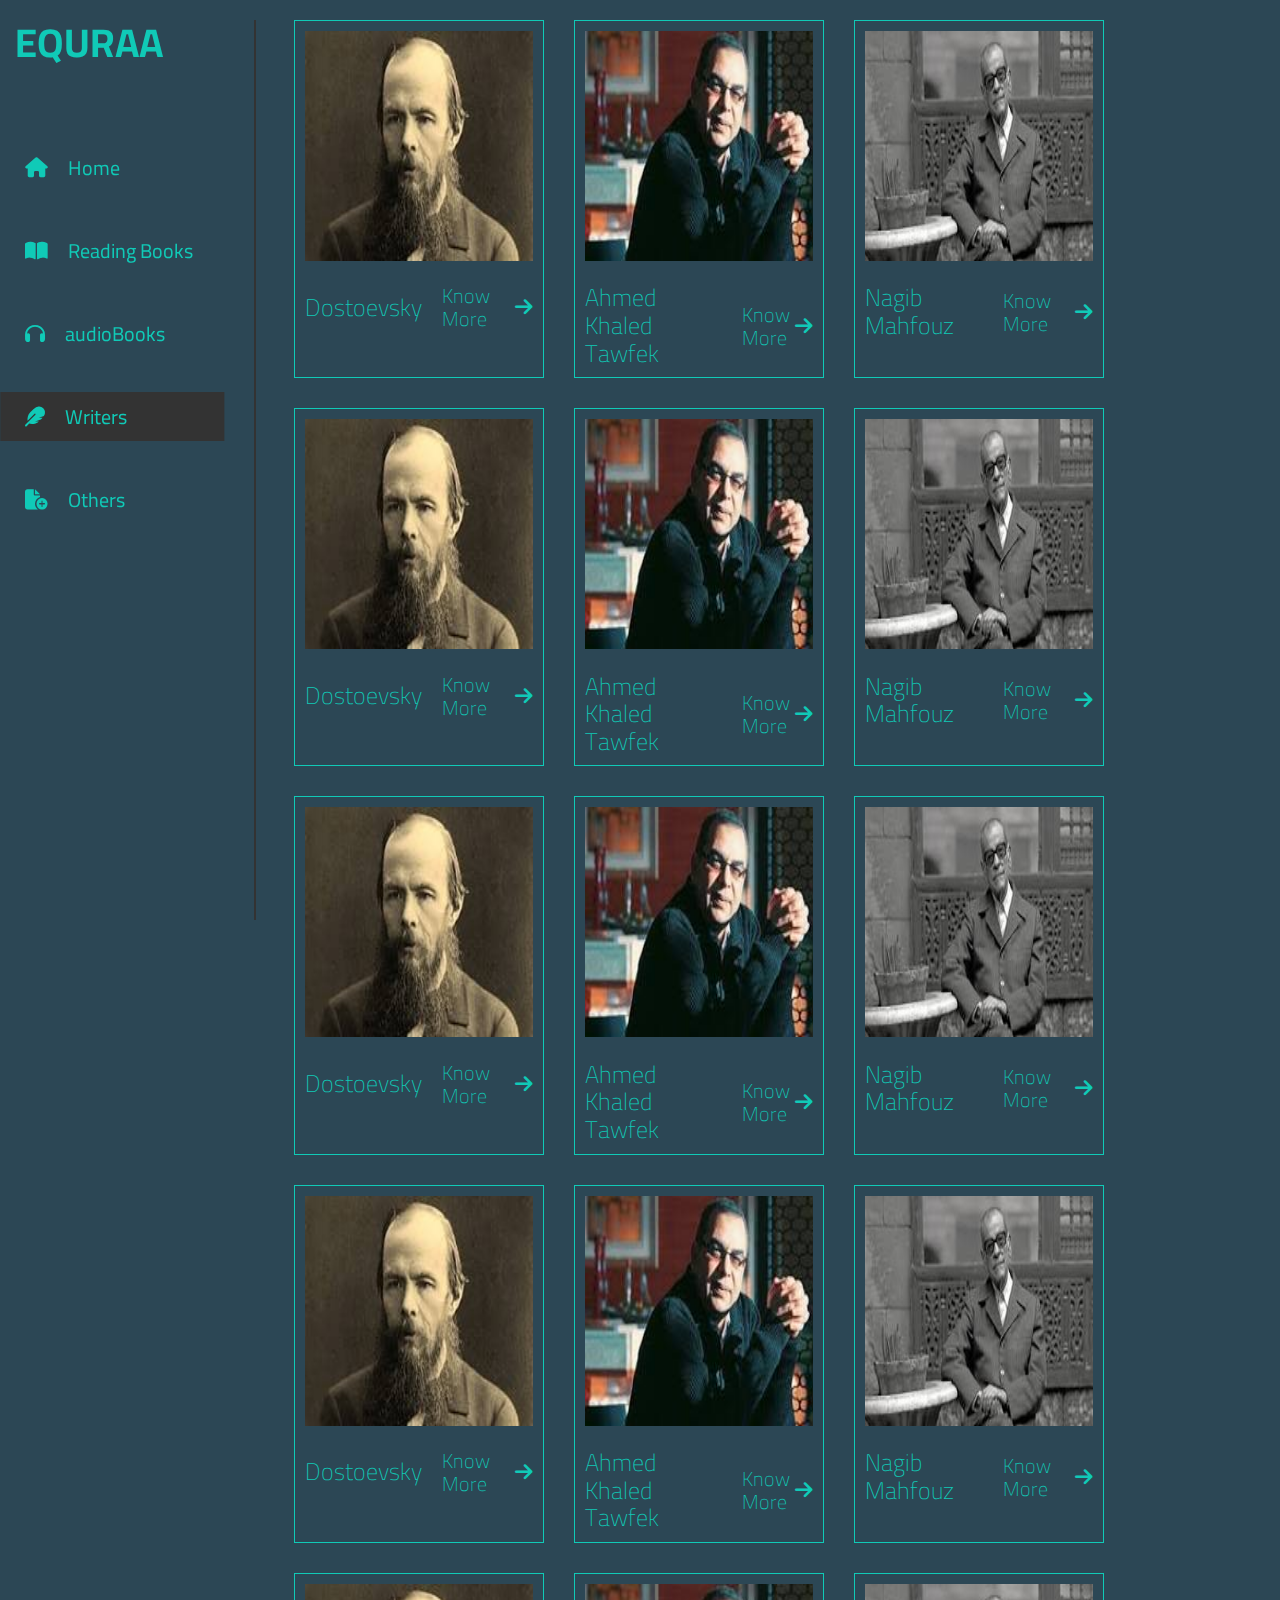
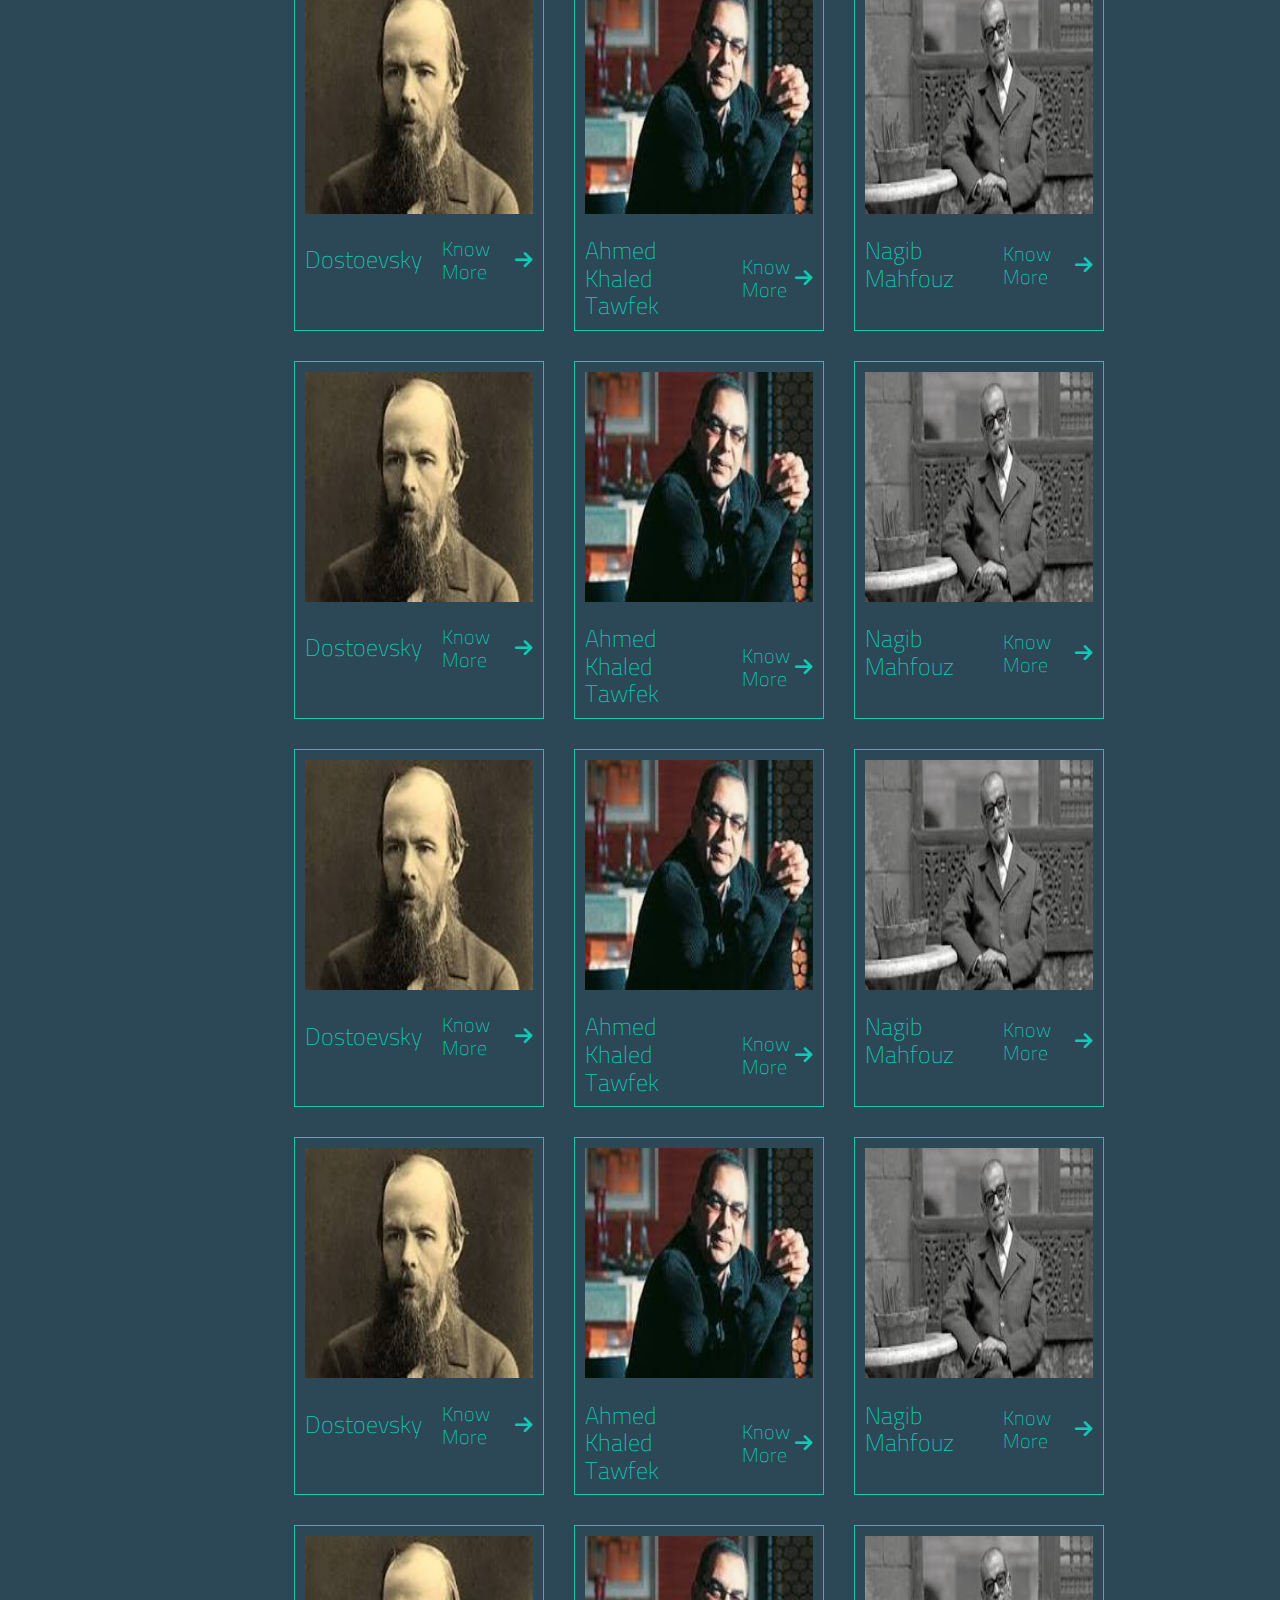
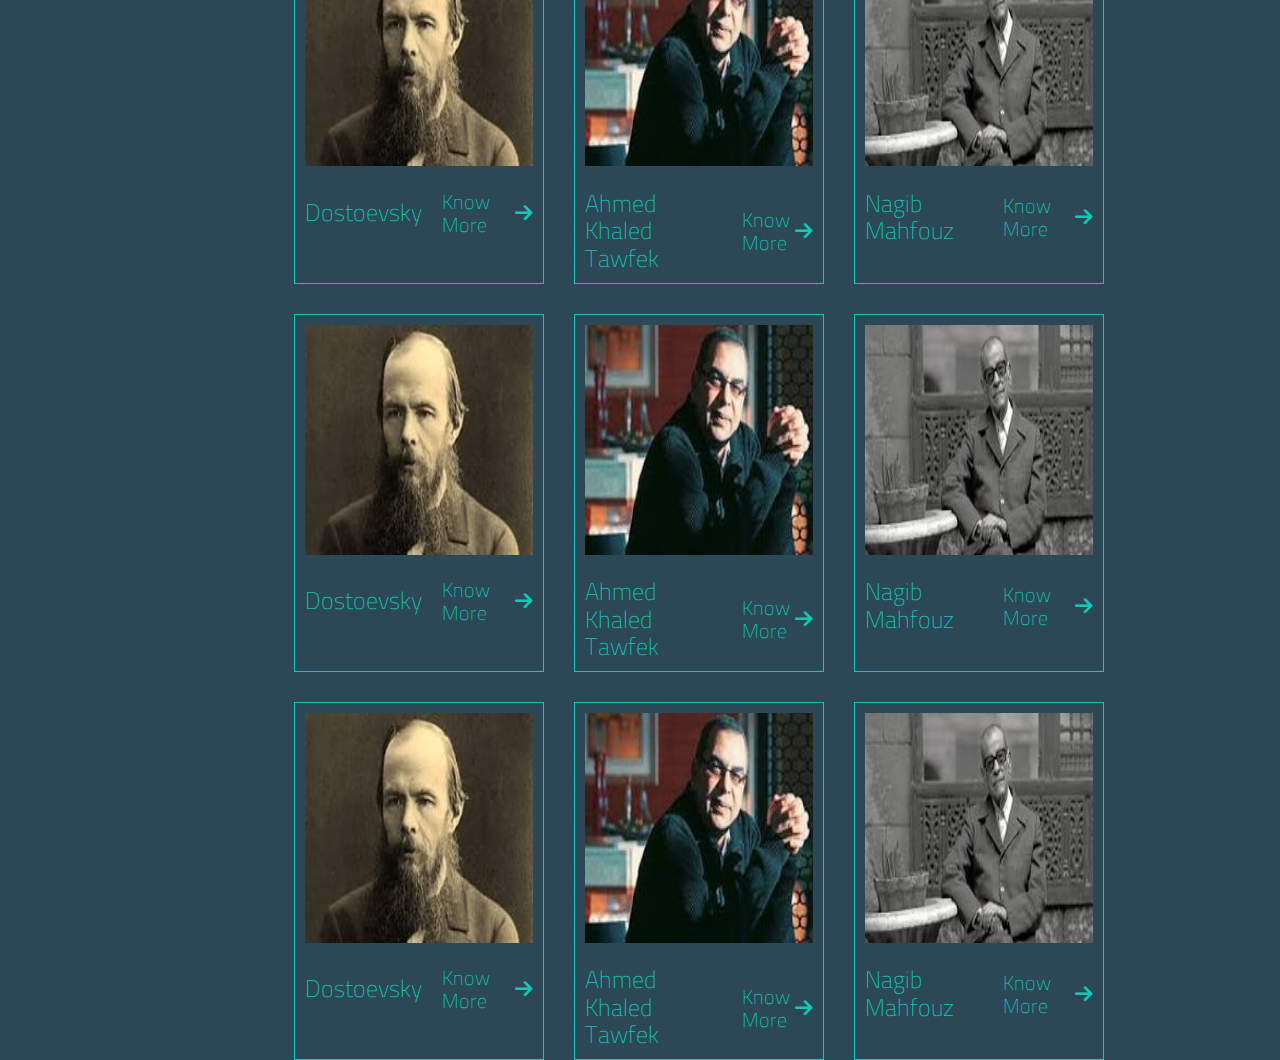
<file: writers.html>
<!DOCTYPE html>
<html lang="en">
<head>
      <meta charset="UTF-8">
      <meta http-equiv="X-UA-Compatible" content="IE=edge">
      <meta name="viewport" content="width=device-width, initial-scale=1.0">
      <link rel="stylesheet" href="css/all.min.css">
      <link rel="stylesheet" href="css/normalize.css">
      <link rel="stylesheet" href="css/Reading.css">
      <link rel="stylesheet" href="css/writer.css">
      <title>Writers</title>
</head>
<body>
      <header>
            <div class="container">
                  <a href="#" class="logo">EQURAA</a>
                  <div class="links">
                        <a href="#" class="icon"><i class="fa-solid fa-bars"></i></a>
                        <ul>
                              <li><a href="index.html" target="_blank"><i class="fa-solid fa-house"></i>Home</a></li>
                              <li><a href="Reading.html" target="_blank"><i class="fa-solid fa-book-open"></i>Reading Books</a></li>
                              <li><a href="Audio.html" target="_blank"><i class="fa-solid fa-headphones"></i>audioBooks</a></li>
                              <li><a href="writers.html" target="_blank"><i class="fa-solid fa-feather"></i>Writers</a></li>
                              <li><a href="quote.html" target="_blank"><i class="fa-solid fa-file-circle-plus"></i>Others</a></li>
                        </ul>
                  </div>
            </div>
      </header>
      <div class="content">
            <div class="book">
                  <img src="images/writer1.jpeg" alt="book">
                  <div class="info">
                        <h1>Dostoevsky</h1>
                        <a href="writers.html" target="_blank">Know More<i class="fa-solid fa-arrow-right"></i></a>
                  </div>
            </div>
            <div class="book">
                  <img src="images/writer2.jpeg" alt="book">
                  <div class="info">
                        <h1>Ahmed Khaled Tawfek</h1>
                        <a href="writers.html" target="_blank">Know More<i class="fa-solid fa-arrow-right"></i></a>
                  </div>
            </div>
            <div class="book">
                  <img src="images/writer3.jpeg" alt="book">
                  <div class="info">
                        <h1>Nagib Mahfouz</h1>
                        <a href="writers.html" target="_blank">Know More<i class="fa-solid fa-arrow-right"></i></a>
                  </div>
            </div>
            <div class="book">
                  <img src="images/writer1.jpeg" alt="book">
                  <div class="info">
                        <h1>Dostoevsky</h1>
                        <a href="writers.html" target="_blank">Know More<i class="fa-solid fa-arrow-right"></i></a>
                  </div>
            </div>
            <div class="book">
                  <img src="images/writer2.jpeg" alt="book">
                  <div class="info">
                        <h1>Ahmed Khaled Tawfek</h1>
                        <a href="writers.html" target="_blank">Know More<i class="fa-solid fa-arrow-right"></i></a>
                  </div>
            </div>
            <div class="book">
                  <img src="images/writer3.jpeg" alt="book">
                  <div class="info">
                        <h1>Nagib Mahfouz</h1>
                        <a href="writers.html" target="_blank">Know More<i class="fa-solid fa-arrow-right"></i></a>
                  </div>
            </div>
            <div class="book">
                  <img src="images/writer1.jpeg" alt="book">
                  <div class="info">
                        <h1>Dostoevsky</h1>
                        <a href="writers.html" target="_blank">Know More<i class="fa-solid fa-arrow-right"></i></a>
                  </div>
            </div>
            <div class="book">
                  <img src="images/writer2.jpeg" alt="book">
                  <div class="info">
                        <h1>Ahmed Khaled Tawfek</h1>
                        <a href="writers.html" target="_blank">Know More<i class="fa-solid fa-arrow-right"></i></a>
                  </div>
            </div>
            <div class="book">
                  <img src="images/writer3.jpeg" alt="book">
                  <div class="info">
                        <h1>Nagib Mahfouz</h1>
                        <a href="writers.html" target="_blank">Know More<i class="fa-solid fa-arrow-right"></i></a>
                  </div>
            </div>
            <div class="book">
                  <img src="images/writer1.jpeg" alt="book">
                  <div class="info">
                        <h1>Dostoevsky</h1>
                        <a href="writers.html" target="_blank">Know More<i class="fa-solid fa-arrow-right"></i></a>
                  </div>
            </div>
            <div class="book">
                  <img src="images/writer2.jpeg" alt="book">
                  <div class="info">
                        <h1>Ahmed Khaled Tawfek</h1>
                        <a href="writers.html" target="_blank">Know More<i class="fa-solid fa-arrow-right"></i></a>
                  </div>
            </div>
            <div class="book">
                  <img src="images/writer3.jpeg" alt="book">
                  <div class="info">
                        <h1>Nagib Mahfouz</h1>
                        <a href="writers.html" target="_blank">Know More<i class="fa-solid fa-arrow-right"></i></a>
                  </div>
            </div>
            <div class="book">
                  <img src="images/writer1.jpeg" alt="book">
                  <div class="info">
                        <h1>Dostoevsky</h1>
                        <a href="writers.html" target="_blank">Know More<i class="fa-solid fa-arrow-right"></i></a>
                  </div>
            </div>
            <div class="book">
                  <img src="images/writer2.jpeg" alt="book">
                  <div class="info">
                        <h1>Ahmed Khaled Tawfek</h1>
                        <a href="writers.html" target="_blank">Know More<i class="fa-solid fa-arrow-right"></i></a>
                  </div>
            </div>
            <div class="book">
                  <img src="images/writer3.jpeg" alt="book">
                  <div class="info">
                        <h1>Nagib Mahfouz</h1>
                        <a href="writers.html" target="_blank">Know More<i class="fa-solid fa-arrow-right"></i></a>
                  </div>
            </div>
            <div class="book">
                  <img src="images/writer1.jpeg" alt="book">
                  <div class="info">
                        <h1>Dostoevsky</h1>
                        <a href="writers.html" target="_blank">Know More<i class="fa-solid fa-arrow-right"></i></a>
                  </div>
            </div>
            <div class="book">
                  <img src="images/writer2.jpeg" alt="book">
                  <div class="info">
                        <h1>Ahmed Khaled Tawfek</h1>
                        <a href="writers.html" target="_blank">Know More<i class="fa-solid fa-arrow-right"></i></a>
                  </div>
            </div>
            <div class="book">
                  <img src="images/writer3.jpeg" alt="book">
                  <div class="info">
                        <h1>Nagib Mahfouz</h1>
                        <a href="writers.html" target="_blank">Know More<i class="fa-solid fa-arrow-right"></i></a>
                  </div>
            </div>
            <div class="book">
                  <img src="images/writer1.jpeg" alt="book">
                  <div class="info">
                        <h1>Dostoevsky</h1>
                        <a href="writers.html" target="_blank">Know More<i class="fa-solid fa-arrow-right"></i></a>
                  </div>
            </div>
            <div class="book">
                  <img src="images/writer2.jpeg" alt="book">
                  <div class="info">
                        <h1>Ahmed Khaled Tawfek</h1>
                        <a href="writers.html" target="_blank">Know More<i class="fa-solid fa-arrow-right"></i></a>
                  </div>
            </div>
            <div class="book">
                  <img src="images/writer3.jpeg" alt="book">
                  <div class="info">
                        <h1>Nagib Mahfouz</h1>
                        <a href="writers.html" target="_blank">Know More<i class="fa-solid fa-arrow-right"></i></a>
                  </div>
            </div>
            <div class="book">
                  <img src="images/writer1.jpeg" alt="book">
                  <div class="info">
                        <h1>Dostoevsky</h1>
                        <a href="writers.html" target="_blank">Know More<i class="fa-solid fa-arrow-right"></i></a>
                  </div>
            </div>
            <div class="book">
                  <img src="images/writer2.jpeg" alt="book">
                  <div class="info">
                        <h1>Ahmed Khaled Tawfek</h1>
                        <a href="writers.html" target="_blank">Know More<i class="fa-solid fa-arrow-right"></i></a>
                  </div>
            </div>
            <div class="book">
                  <img src="images/writer3.jpeg" alt="book">
                  <div class="info">
                        <h1>Nagib Mahfouz</h1>
                        <a href="writers.html" target="_blank">Know More<i class="fa-solid fa-arrow-right"></i></a>
                  </div>
            </div>
            <div class="book">
                  <img src="images/writer1.jpeg" alt="book">
                  <div class="info">
                        <h1>Dostoevsky</h1>
                        <a href="writers.html" target="_blank">Know More<i class="fa-solid fa-arrow-right"></i></a>
                  </div>
            </div>
            <div class="book">
                  <img src="images/writer2.jpeg" alt="book">
                  <div class="info">
                        <h1>Ahmed Khaled Tawfek</h1>
                        <a href="writers.html" target="_blank">Know More<i class="fa-solid fa-arrow-right"></i></a>
                  </div>
            </div>
            <div class="book">
                  <img src="images/writer3.jpeg" alt="book">
                  <div class="info">
                        <h1>Nagib Mahfouz</h1>
                        <a href="writers.html" target="_blank">Know More<i class="fa-solid fa-arrow-right"></i></a>
                  </div>
            </div>
            <div class="book">
                  <img src="images/writer1.jpeg" alt="book">
                  <div class="info">
                        <h1>Dostoevsky</h1>
                        <a href="writers.html" target="_blank">Know More<i class="fa-solid fa-arrow-right"></i></a>
                  </div>
            </div>
            <div class="book">
                  <img src="images/writer2.jpeg" alt="book">
                  <div class="info">
                        <h1>Ahmed Khaled Tawfek</h1>
                        <a href="writers.html" target="_blank">Know More<i class="fa-solid fa-arrow-right"></i></a>
                  </div>
            </div>
            <div class="book">
                  <img src="images/writer3.jpeg" alt="book">
                  <div class="info">
                        <h1>Nagib Mahfouz</h1>
                        <a href="writers.html" target="_blank">Know More<i class="fa-solid fa-arrow-right"></i></a>
                  </div>
            </div>
            <div class="book">
                  <img src="images/writer1.jpeg" alt="book">
                  <div class="info">
                        <h1>Dostoevsky</h1>
                        <a href="writers.html" target="_blank">Know More<i class="fa-solid fa-arrow-right"></i></a>
                  </div>
            </div>
            <div class="book">
                  <img src="images/writer2.jpeg" alt="book">
                  <div class="info">
                        <h1>Ahmed Khaled Tawfek</h1>
                        <a href="writers.html" target="_blank">Know More<i class="fa-solid fa-arrow-right"></i></a>
                  </div>
            </div>
            <div class="book">
                  <img src="images/writer3.jpeg" alt="book">
                  <div class="info">
                        <h1>Nagib Mahfouz</h1>
                        <a href="writers.html" target="_blank">Know More<i class="fa-solid fa-arrow-right"></i></a>
                  </div>
            </div>
      </div>
</body>
</html>
</file>
<file: css/style.css>
@import url('https://fonts.googleapis.com/css2?family=Cairo:wght@200;300;400;500;600;700;800;900;1000&display=swap');
*
{
      box-sizing: border-box;
      font-family: 'Cairo', sans-serif;
}

:root
{
      --mainColor:#10cab7;
      --secounColor:#2c4755;
      --sectionPadding:60px;
      --BackgroundColor:#f6f6f6f6;
}

ul
{
      list-style-type: none;
}

.main-heading
{
      display: flex;
      justify-content: space-between;
      align-items: center;
}

.main-heading a
{
      text-decoration: none;
      color: var(--mainColor);
      font-size: 30px;
      padding: 10px;
      margin-left: 10px;
}
.main-heading a i
{
      transition: 0.3s;
      margin-right: 5px;
}

.main-heading a:nth-child(2) i
{
      padding: 10px;
}

.main-heading a:nth-child(2):hover i
{
      background-color: var(--mainColor);
      width: fit-content;
      border-radius: 50%;
      color: black;
}

.container {
      padding-left: 15px;
      padding-right: 15px;
      margin-left: auto;
      margin-right: auto;
}
/* Small */
@media (min-width: 768px) {
      .container {
        width: 750px;
      }
}
    /* Medium */
    @media (min-width: 992px) {
      .container {
        width: 970px;
      }
}
    /* Large */
    @media (min-width: 1200px) 
    {
      .container {
        width: 1170px;
      }
}

/*start project*/
body
{
      background-color: var(--secounColor);
}

header
{
      border-right: 2px solid #333;
      display: flex;
      flex-direction: column;
      width: 20%;
      position: fixed;
      height: 100%;
}

header .container
{
      display: flex;
      flex-direction: column;
      max-width: 100%;
}

header .container .logo
{
      color: var(--mainColor);
      text-decoration: none;
      font-size: 40px;
      font-weight: bold;
      display: flex;
      align-items: center;
      margin-bottom: var(--sectionPadding);
}

header .container ul
{
      display: flex;
      flex-direction: column;
      margin: 0;
      padding: 0;
}

header .container ul li
{
      margin: 20px 0;
      padding: 10px;
      transition: 0.3s;
      position: relative;
      display: flex;
      align-items: center;
}
header .container ul li::before
{
      content: "";
      position: absolute;
      height: 115%;
      width: 100%;
      background:#333;
      transform: translateX(-200%);
      transition: 0.6s;
      z-index: -1;
}

header .container ul li:first-child:before
{
      transform: translateX(-11%);
}
header .container ul li:hover::before
{
      transform: translateX(-11%);
}

header .container ul li i
{
      font-size: 20px;
      margin-right: 20px;
      color: var(--mainColor);
}

header .container ul li a
{
      color: var(--mainColor);
      text-decoration: none;
      font-size: 20px;
}

@media(min-width:768px)
{
      .icon
      {
            display: none;
      }
}

@media(max-width:767px)
{
      header
      {
            flex-direction: row;
            position: unset;
            width: 100%;
      }
      header .container
      {
            display: flex;
            flex-direction: row;
            justify-content: space-between;
            width: 100%;
            align-items: center;
      }
      header .container .logo
      {
            margin: 0;
      }
      header .container .links i
      {
            position: relative;
            font-size: 30px;
            color: var(--mainColor);
      }

      header .container .links ul
      {
            position: absolute;
            left: 0;
            top: calc( 5% + 20px);
            justify-content: center;
            width: 100%;
            background-color: #152933;
            transform: translateY(-200%);
            display: none;
      }

      header .container .links ul li
      {
            justify-content: center;
            margin: 10px 0;
      }

      header .container .links ul li a
      {
            font-size: 15px;
      }
      header .container .links ul li a i
      {
            font-size: 15px;
      }

      header .container .links ul li:before
      {
            display: none;
      }
      header .container .links a:hover + ul
      {
            display: flex;
            transform: translateY(0);
      }
}

.main
{
      display: flex;
      margin-left:25%;
      margin-top: 20px;
}

@media(max-width:767px)
{
      .main
      {
            margin-left: 0;
      }

      .content
      {
            justify-content: center;
      }
}

.Reading
{
      display: grid;
      grid-template-columns: repeat(autofill,minmax(250px,1fr));
}

.Reading .content
{
    display: flex;
    flex-wrap: wrap;
    gap: 30px;
    margin-top: 20px;
}

.Reading .content .book
{
      width: 250px;
    border: 1px solid var(--mainColor);
    transition: 0.5s;
}

.Reading .content .book:hover
{
      transform: scale(1.1 , 1.1);
}

.Reading .content .book:hover .info a i
{
      animation: arrow 0.7s linear infinite;
}

.Reading .content .book img
{
      width: 100%;
      padding: 10px;
      height: 250px;
}

.Reading .content .book .info
{
      display: flex;
      align-items: center;
      justify-content: space-between;
}

.Reading .content .book .info h1
{
      margin: 0;
      font-size: 24px;
      padding: 10px;
      color: var(--mainColor);
      font-weight: 100;
}

.Reading .content .book .info a
{
      text-decoration: none;
      font-size: 20px;
      color: var(--mainColor);
      padding: 10px;
      display: flex;
      align-items: center;
      font-weight: 100;
}

 .Listining
{
      margin: 100px 0;
}

.Writers
{
      margin-bottom: 200px;
}

.others
{
      margin-bottom: 100px;
}

.others .content
{
      justify-content: center;
}

/*scroll bar*/
::-webkit-scrollbar
{
      width: 5px;
}
::-webkit-scrollbar-thumb
{
      background-color: #10cab7;
}

::-webkit-scrollbar-track
{
      background-color: transparent;
} 
/*scroll bar*/

/*animation*/
@keyframes arrow {

100%
{
      transform: translateX(5px);
}
}
/*animation*/
</file>
<file: css/Reading.css>
@import url('https://fonts.googleapis.com/css2?family=Cairo:wght@200;300;400;500;600;700;800;900;1000&display=swap');
*
{
      box-sizing: border-box;
      font-family: 'Cairo', sans-serif;
}

:root
{
      --mainColor:#10cab7;
      --secounColor:#2c4755;
      --sectionPadding:60px;
      --BackgroundColor:#f6f6f6f6;
}

ul
{
      list-style-type: none;
}

.main-heading
{
      display: flex;
      justify-content: space-between;
      align-items: center;
      margin: 30px auto;
      justify-content: center;
      border-bottom: 1px solid var(--mainColor);
}

.main-heading a
{
      text-decoration: none;
      color: var(--mainColor);
      font-size: 30px;
      padding: 10px;
      margin-left: 10px;
}
.main-heading a i
{
      transition: 0.3s;
      margin-right: 5px;
}

.main-heading a:nth-child(2) i
{
      padding: 10px;
}

.main-heading a:nth-child(2):hover i
{
      background-color: var(--mainColor);
      width: fit-content;
      border-radius: 50%;
      color: black;
}

.container {
      padding-left: 15px;
      padding-right: 15px;
      margin-left: auto;
      margin-right: auto;
}
/* Small */
@media (min-width: 768px) {
      .container {
        width: 750px;
      }
}
    /* Medium */
    @media (min-width: 992px) {
      .container {
        width: 970px;
      }
}
    /* Large */
    @media (min-width: 1200px) 
    {
      .container {
        width: 1170px;
      }
}

body
{
      background-color: var(--secounColor);
}

header
{
      border-right: 2px solid #333;
      display: flex;
      flex-direction: column;
      width: 20%;
      position: fixed;
      height: 100%;
}

header .container
{
      display: flex;
      flex-direction: column;
      max-width: 100%;
}

header .container .logo
{
      color: var(--mainColor);
      text-decoration: none;
      font-size: 40px;
      font-weight: bold;
      display: flex;
      align-items: center;
      margin-bottom: var(--sectionPadding);
}

header .container ul
{
      display: flex;
      flex-direction: column;
      margin: 0;
      padding: 0;
}

header .container ul li
{
      margin: 20px 0;
      padding: 10px;
      transition: 0.3s;
      position: relative;
      display: flex;
      align-items: center;
}
header .container ul li::before
{
      content: "";
      position: absolute;
      height: 115%;
      width: 100%;
      background:#333;
      transform: translateX(-200%);
      transition: 0.6s;
      z-index: -1;
}

header .container ul li:nth-child(2):before
{
      transform: translateX(-11%);
}
header .container ul li:hover::before
{
      transform: translateX(-11%);
}

header .container ul li i
{
      font-size: 20px;
      margin-right: 20px;
      color: var(--mainColor);
}

header .container ul li a
{
      color: var(--mainColor);
      text-decoration: none;
      font-size: 20px;
}

@media(min-width:768px)
{
      .icon
      {
            display: none;
      }
}

@media(max-width:767px)
{
      header
      {
            flex-direction: row;
            position: unset;
            width: 100%;
      }
      header .container
      {
            display: flex;
            flex-direction: row;
            justify-content: space-between;
            width: 100%;
            align-items: center;
      }
      header .container .logo
      {
            margin: 0;
      }
      header .container .links i
      {
            position: relative;
            font-size: 30px;
            color: var(--mainColor);
      }

      header .container .links ul
      {
            position: absolute;
            left: 0;
            top: calc( 5% + 20px);
            justify-content: center;
            width: 100%;
            background-color: #152933;
            transform: translateY(-200%);
            display: none;
      }

      header .container .links ul li
      {
            justify-content: center;
            margin: 10px 0;
      }

      header .container .links ul li a
      {
            font-size: 15px;
      }
      header .container .links ul li a i
      {
            font-size: 15px;
      }

      header .container .links ul li:before
      {
            display: none;
      }
      header .container .links a:hover + ul
      {
            display: flex;
            transform: translateY(0);
      }
}

 .content
{
    display: flex;
    flex-wrap: wrap;
    gap: 30px;
    margin-top: 20px;
}


.content
{
      margin-left: 20%;
}
@media(max-width:767px)
{
      .main
      {
            margin-left: 0;
      }

      .content
      {
            justify-content: center;
            margin-left:0;
      }
}
 .content .book
{
      width: 250px;
    border: 1px solid var(--mainColor);
    transition: 0.5s;
}

 .content .book:hover
{
      transform: scale(1.1 , 1.1);
}

 .content .book:hover .info a i
{
      animation: arrow 0.7s linear infinite;
}

 .content .book img
{
      width: 100%;
      padding: 10px;
      height: 250px;
}

 .content .book .info
{
      display: flex;
      align-items: center;
      justify-content: space-between;
}

 .content .book .info h1
{
      margin: 0;
      font-size: 24px;
      padding: 10px;
      color: var(--mainColor);
      font-weight: 100;
}

 .content .book .info a
{
      text-decoration: none;
      font-size: 20px;
      color: var(--mainColor);
      padding: 10px;
      display: flex;
      align-items: center;
      font-weight: 100;
}

/*scroll bar*/
::-webkit-scrollbar
{
      width: 5px;
}
::-webkit-scrollbar-thumb
{
      background-color: #10cab7;
}

::-webkit-scrollbar-track
{
      background-color: transparent;
} 
/*scroll bar*/

/*animation*/
@keyframes arrow {

100%
{
      transform: translateX(5px);
}
}
/*animation*/
</file>
<file: css/audio.css>
header .container ul li:nth-child(3):before
{
      transform: translateX(-11%);
}

header .container ul li:nth-child(2):before
{
      transform: translateX(-200%);
}

header .container ul li:nth-child(2):hover::before
{
      transform: translateX(-11%);
}

.content
{
      margin-left: 23%;
}
</file>
<file: css/quote.css>
@import url('https://fonts.googleapis.com/css2?family=Cairo:wght@200;300;400;500;600;700;800;900;1000&display=swap');
*
{
      box-sizing: border-box;
      font-family: 'Cairo', sans-serif;
}

:root
{
      --mainColor:#10cab7;
      --secounColor:#2c4755;
      --sectionPadding:60px;
      --BackgroundColor:#f6f6f6f6;
}

header .container .links ul li:last-child:before
{
      transform: translateX(-11%);
}

header .container .links ul li:first-child:before
{
      transform: translateX(-200%);
}
header .container .links ul li:hover:first-child:before
{
      transform: translateX(-11%);
}

.content
{
      margin-left: 22%;
      display: flex;
      flex-direction: column;
      text-align: center;
}

.content .quote
{
      border: 1px solid var(--mainColor);
      margin-bottom: 20px;
      border-radius: 20px;
      padding: 20px;
}

.content .quote img
{
      border: 1px solid var(--mainColor);
      border-radius: 20px;
}

.content .quote .text
{
      display: flex;
      color: var(--mainColor);
      flex-direction: column;
      line-height: 1.8;
}

.content .quote .text q
{
      font-size: 20px;
      margin: 20px;
}

@media (max-width:767px)
{
      .content
      {
            margin: 0;
            justify-content: center;
      }
}
</file>
<file: css/writer.css>
header .container ul li:nth-child(4):before
{
      transform: translateX(-11%);
}

header .container ul li:nth-child(2):before
{
      transform: translateX(-200%);
}

header .container ul li:nth-child(2):hover::before
{
      transform: translateX(-11%);
}

.content
{
      margin-left: 23%;
}

@media (max-width:767px) {
      .content
      {
            margin: 20px 0;
      }
}
</file>
